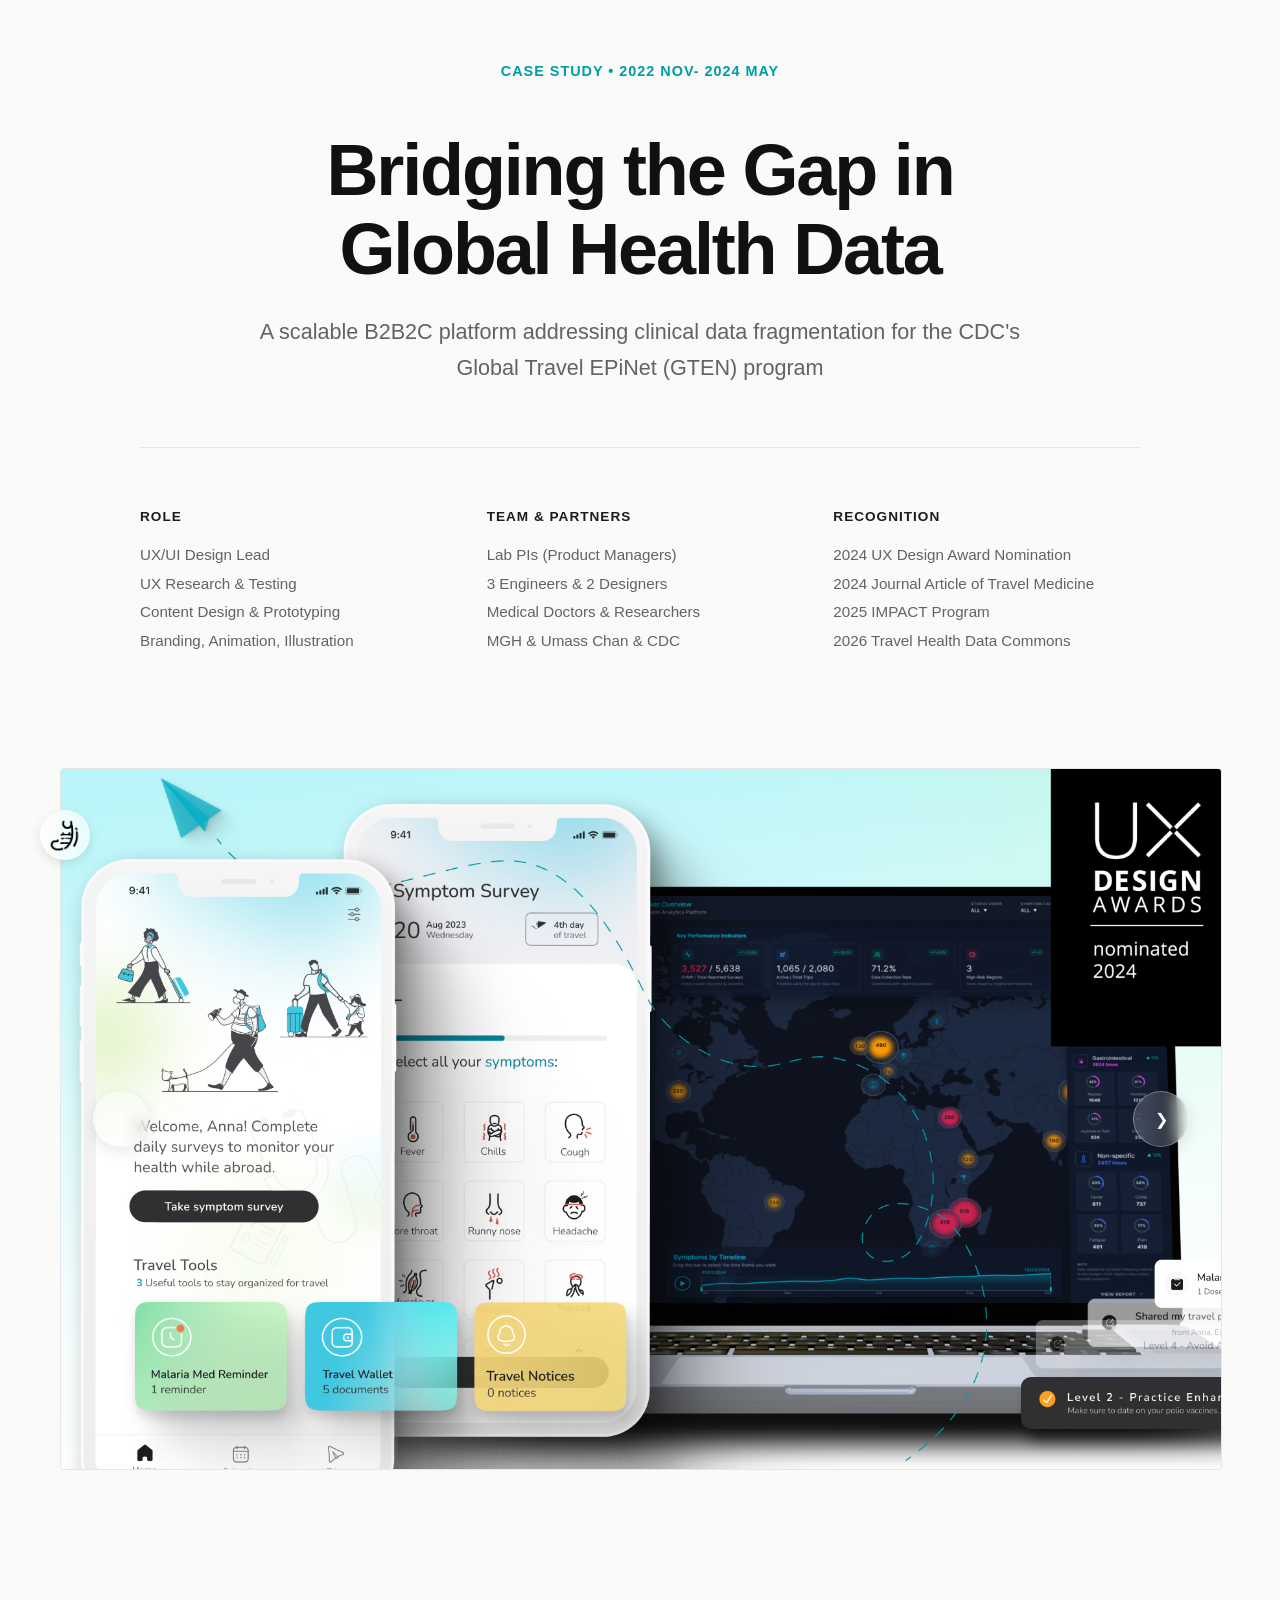
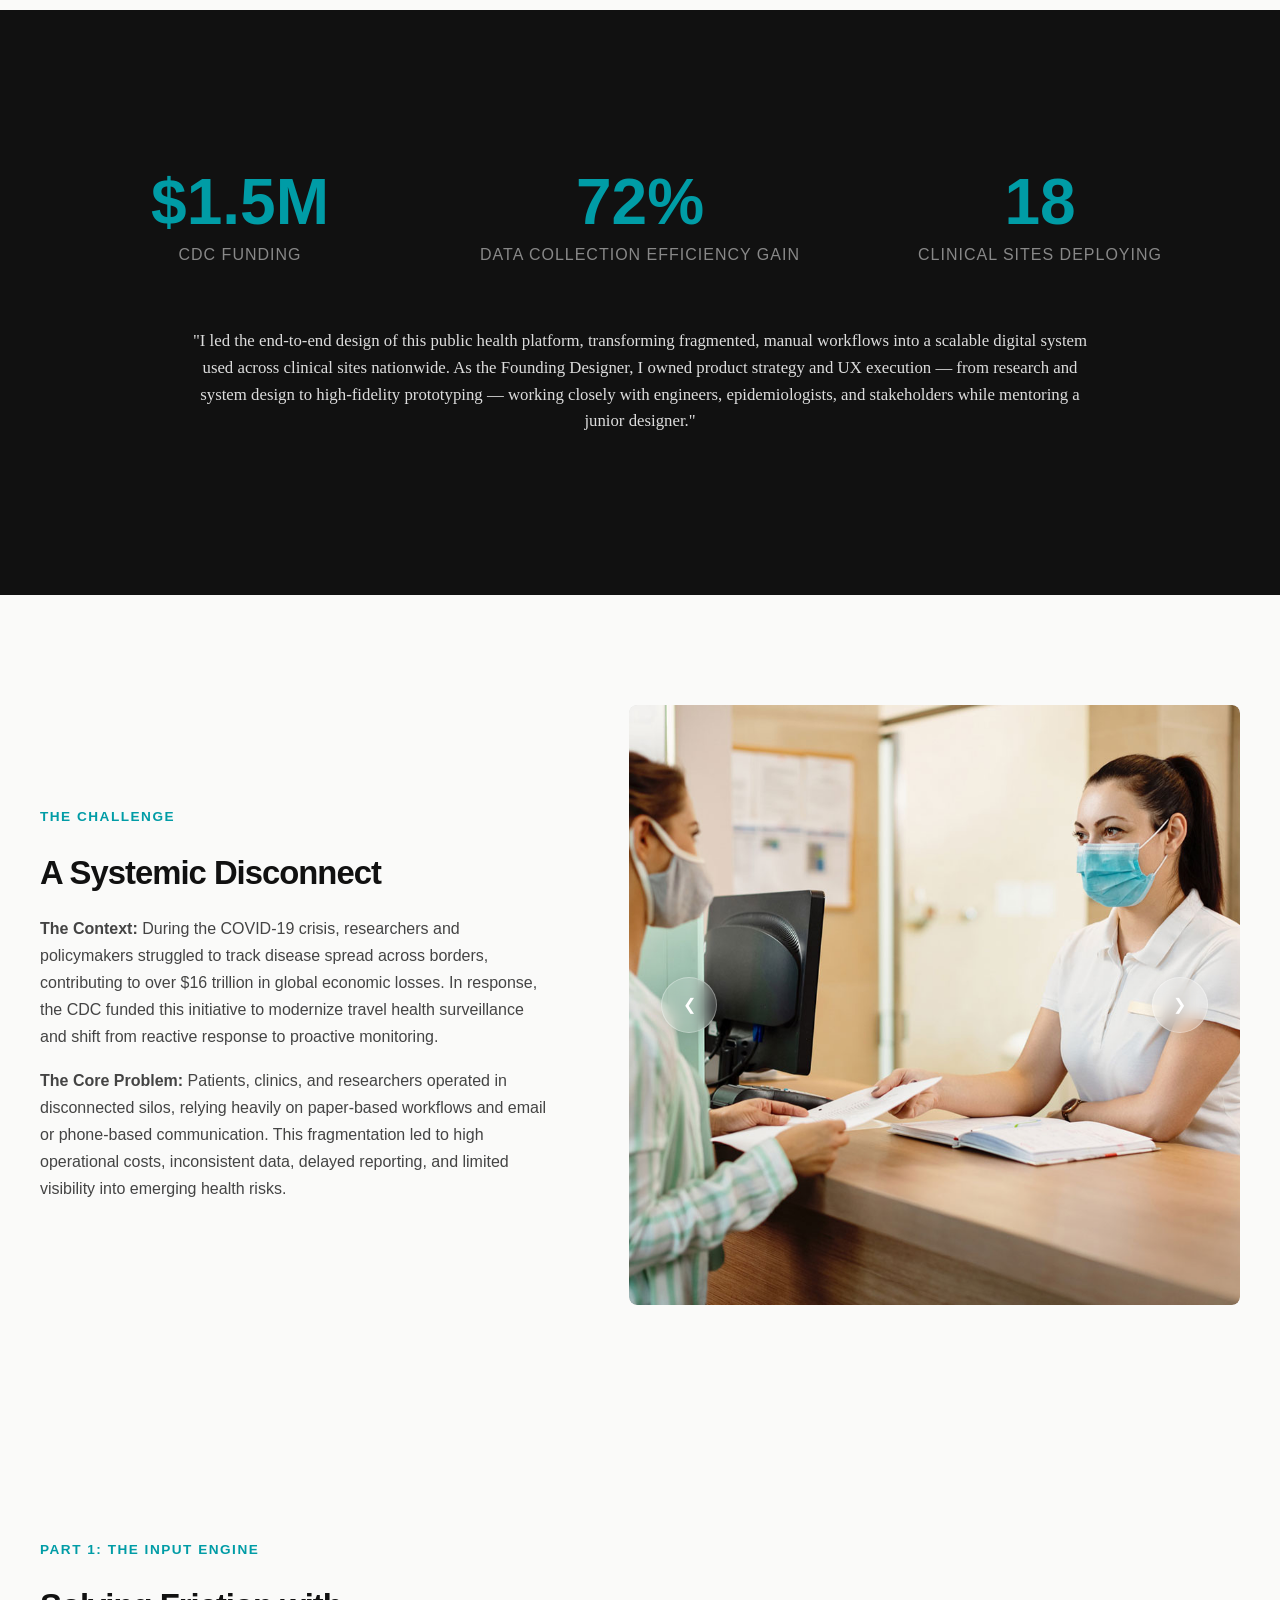
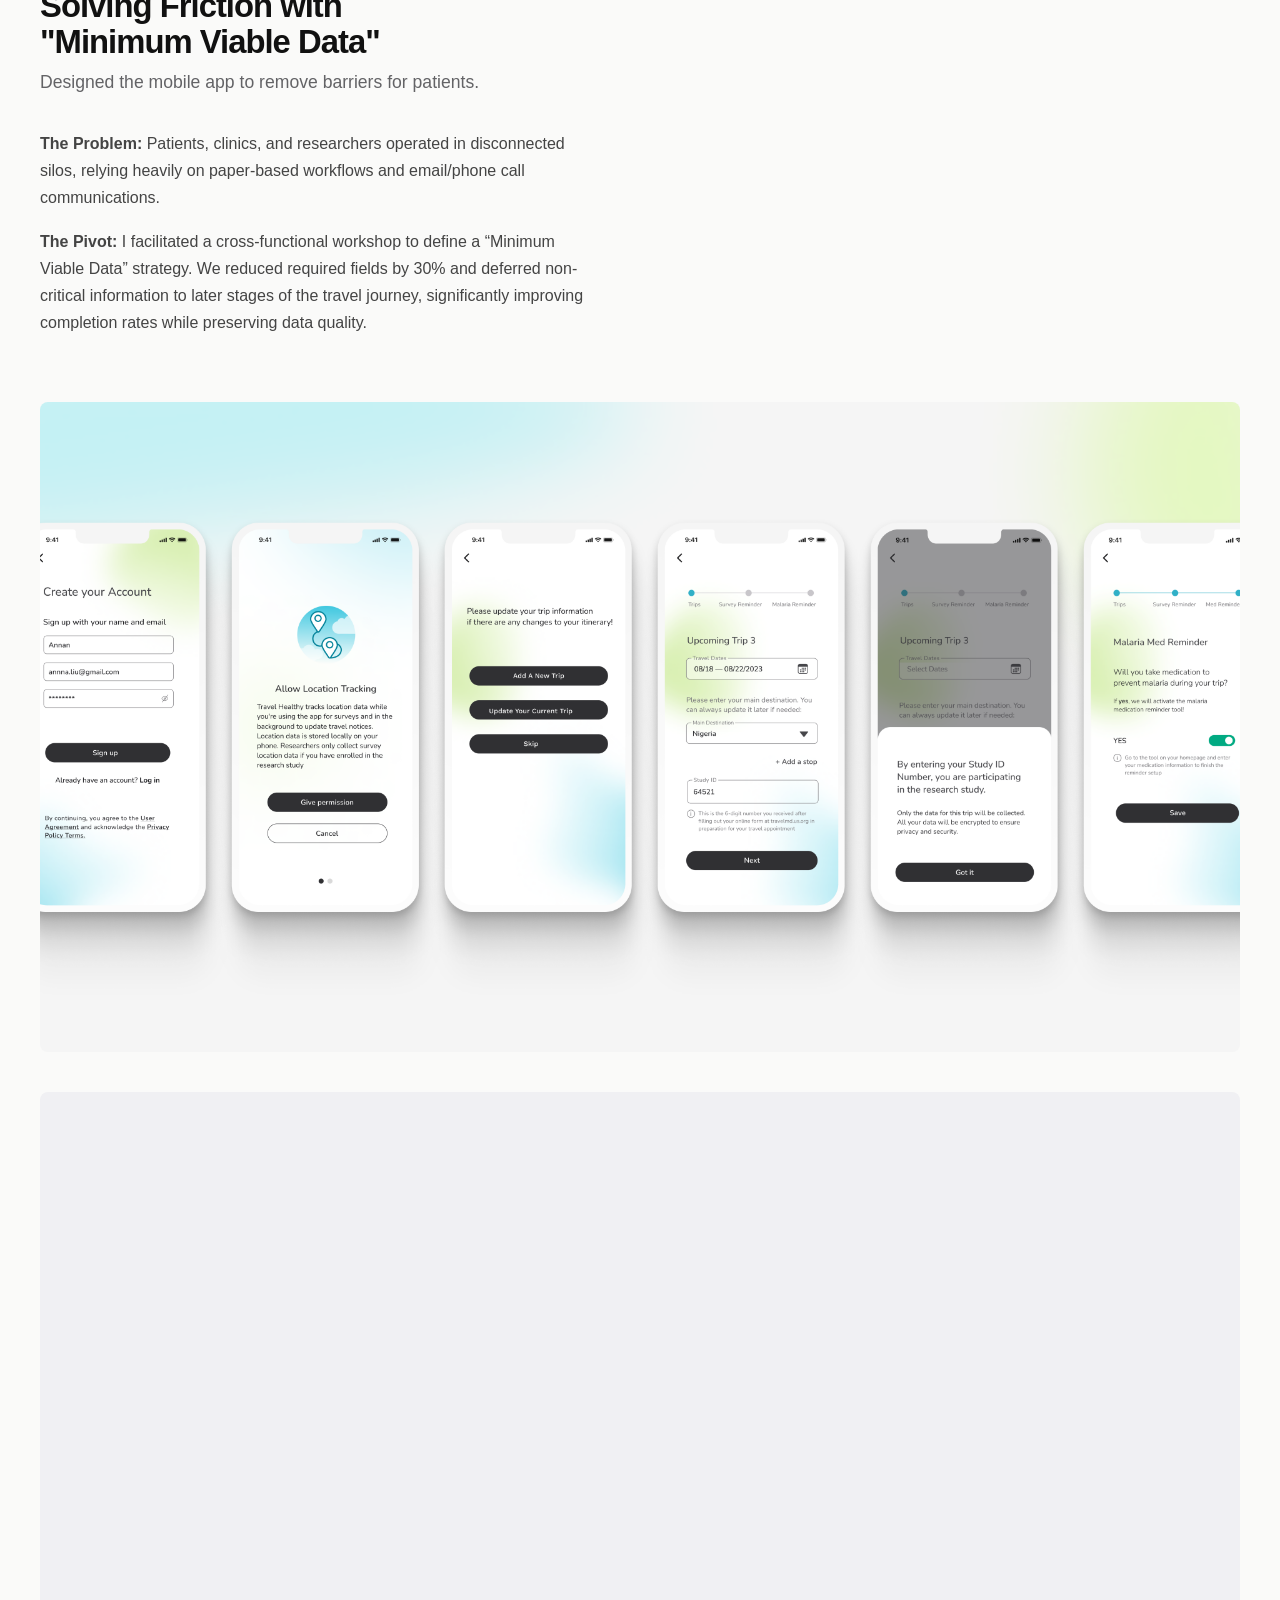
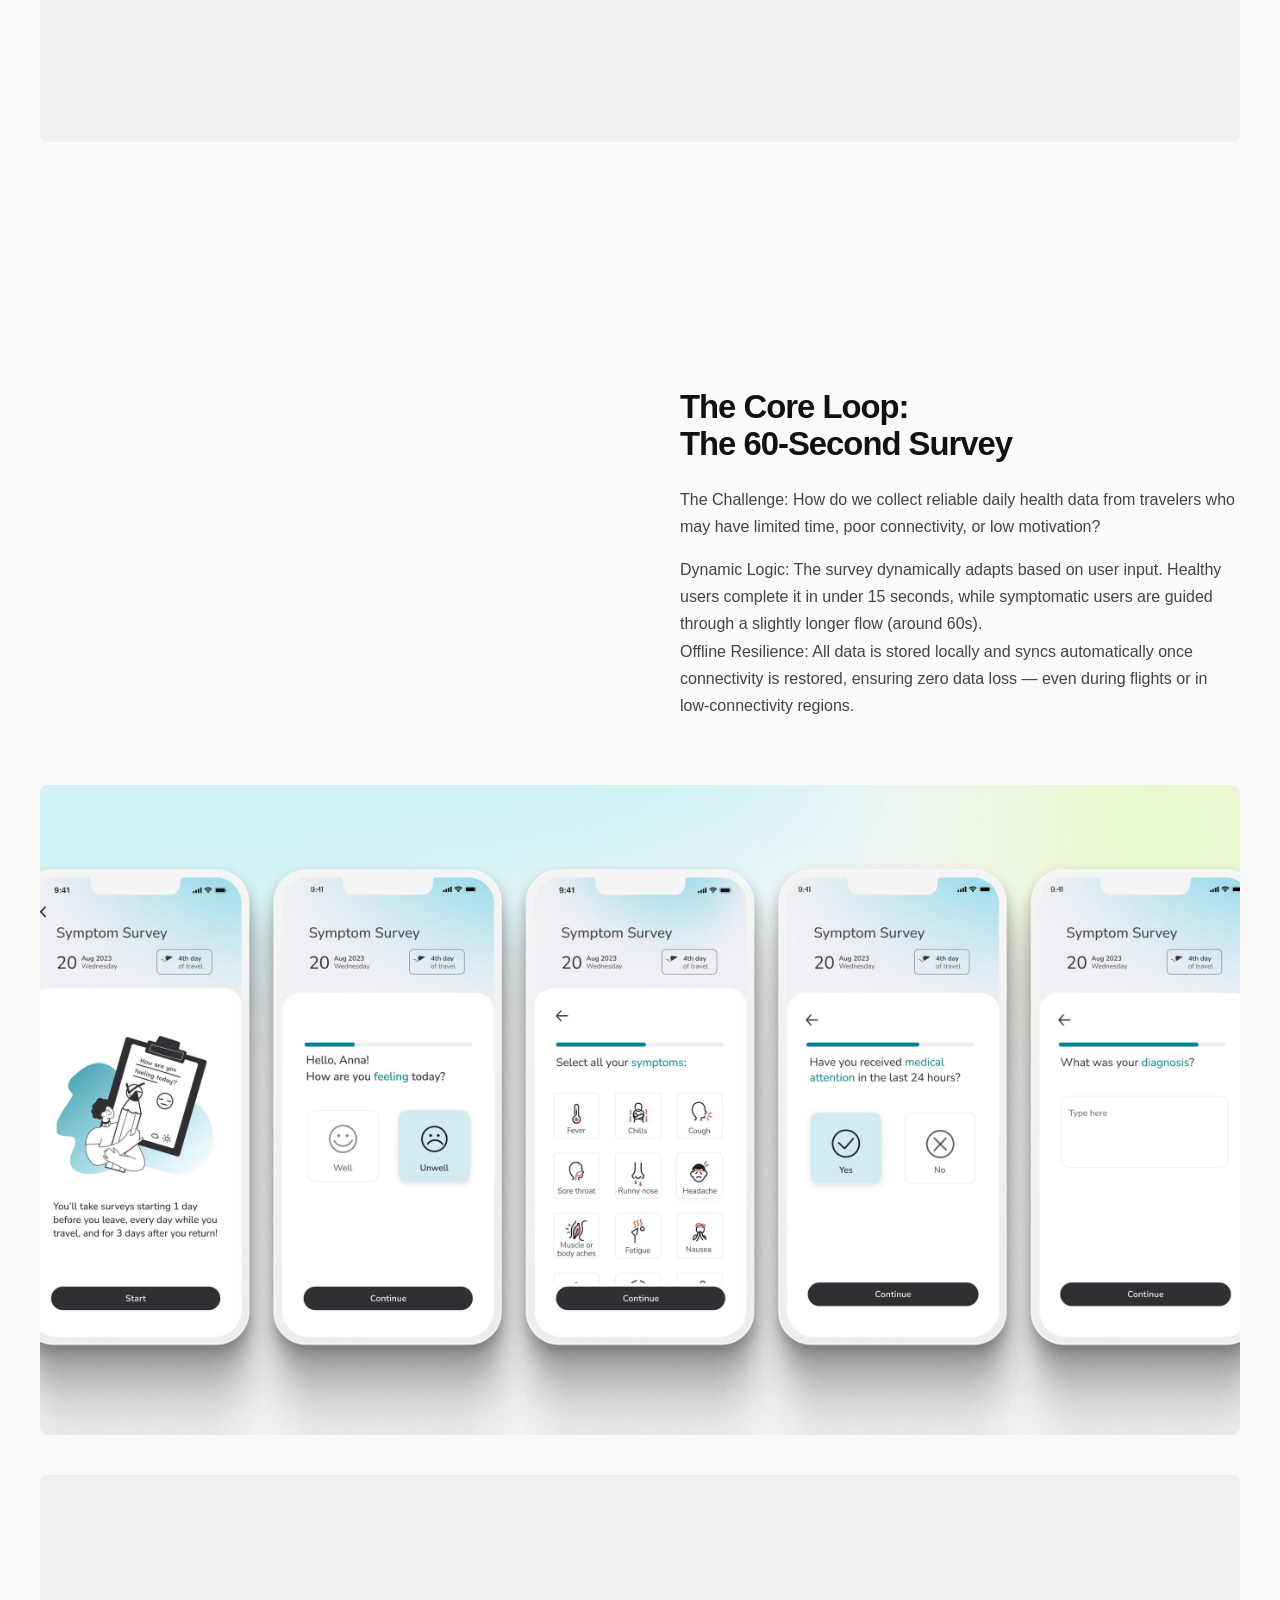
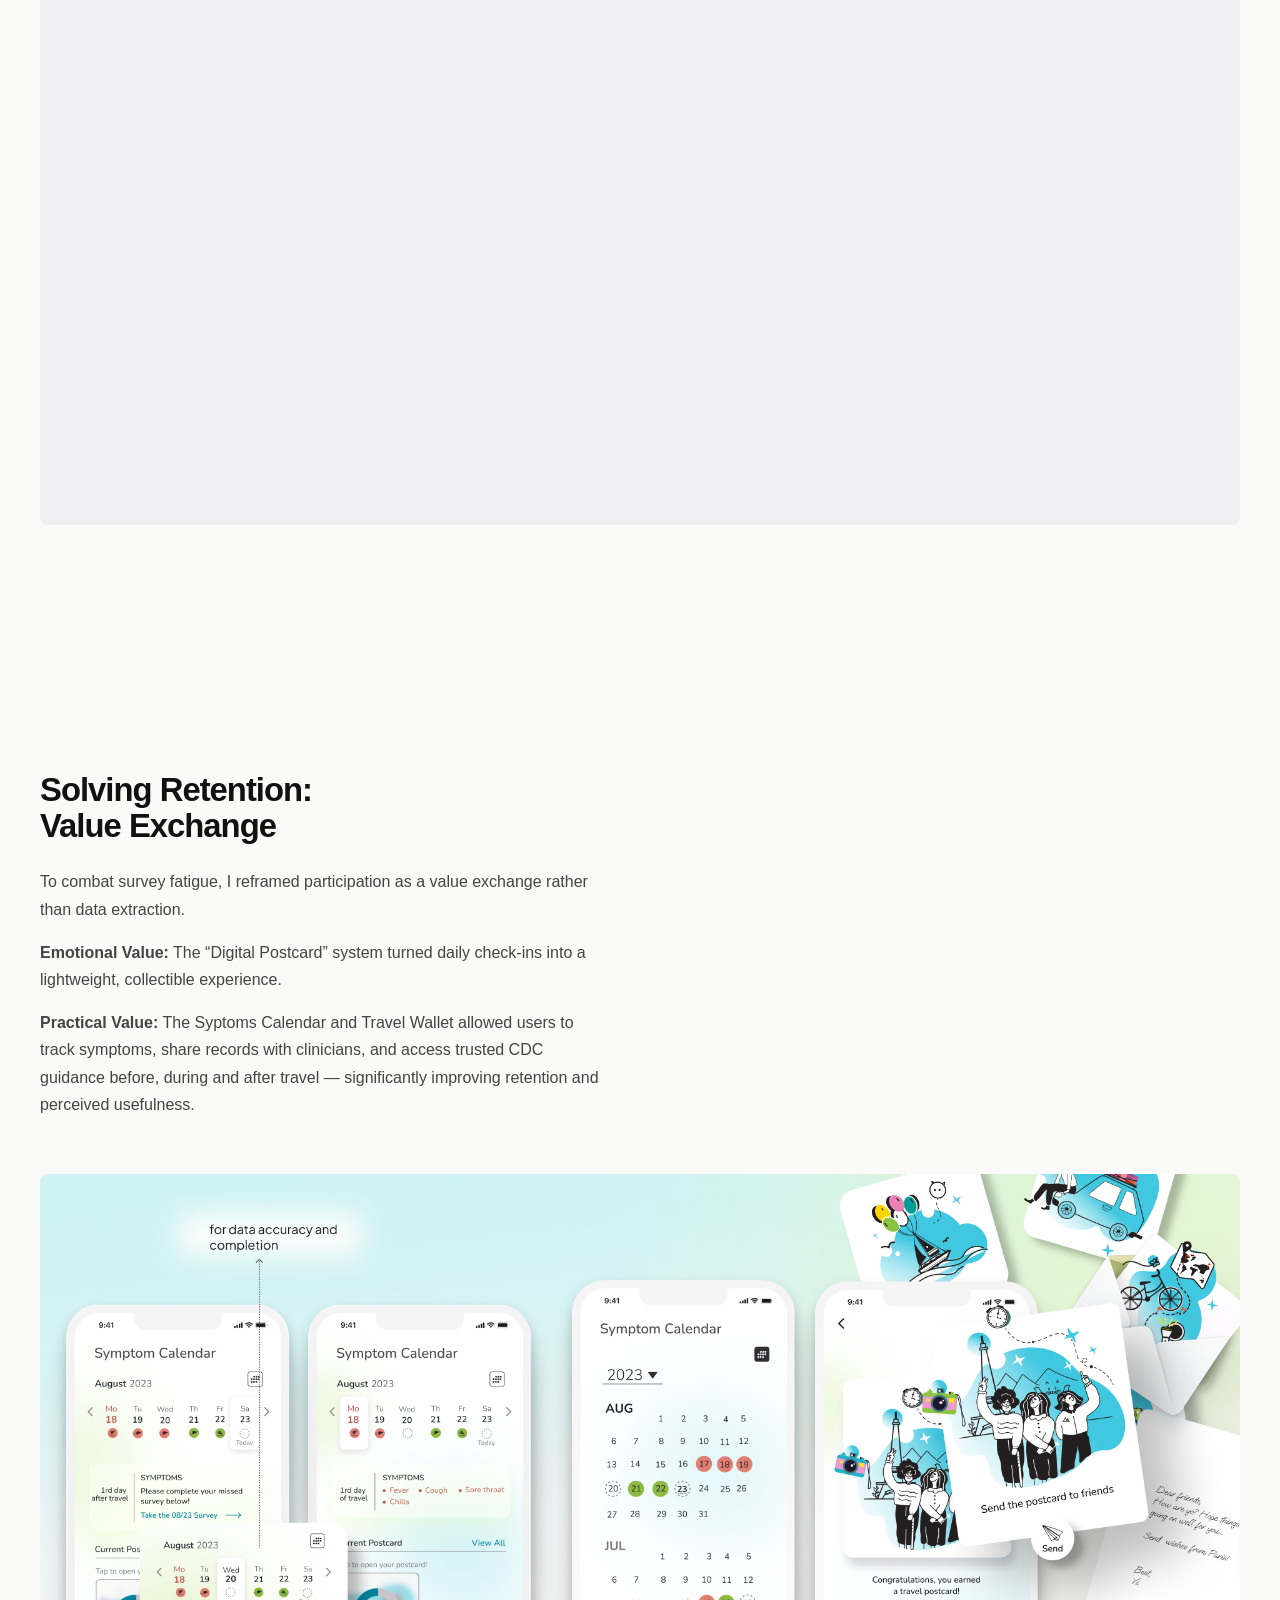
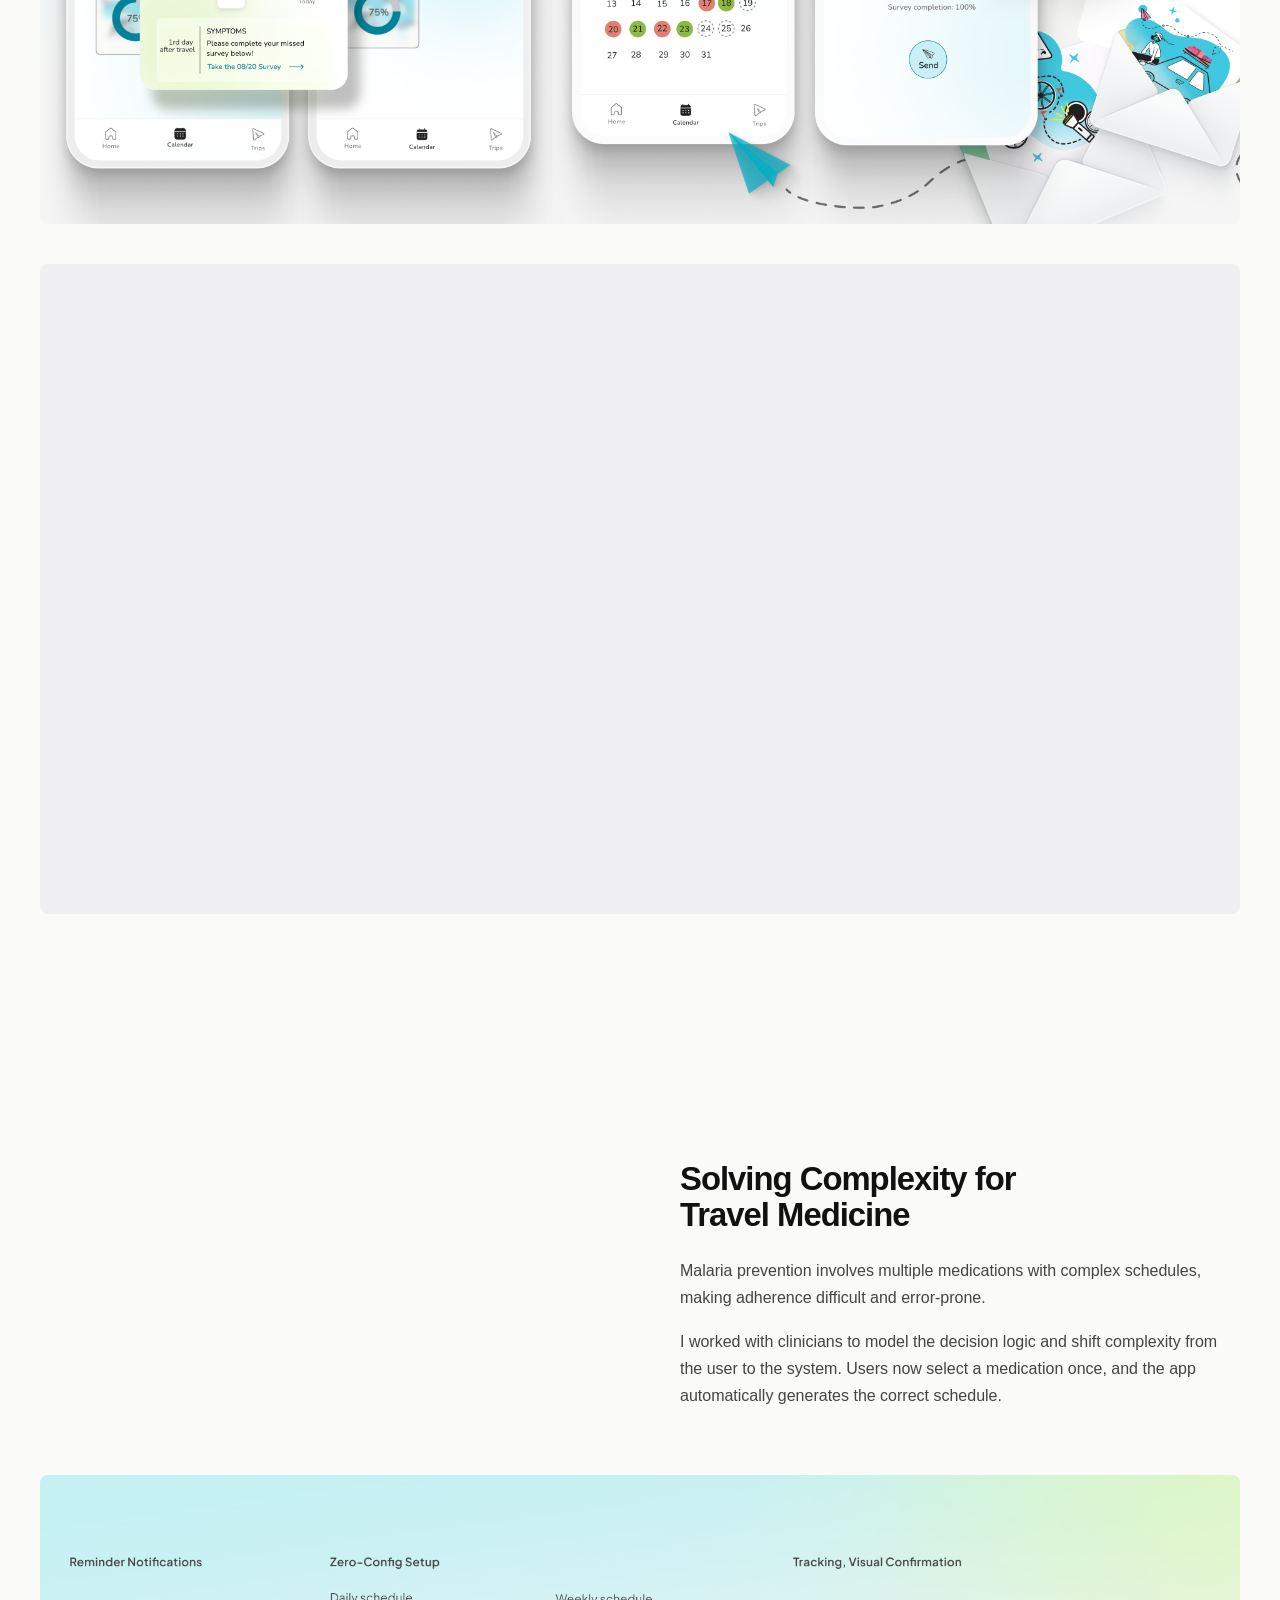
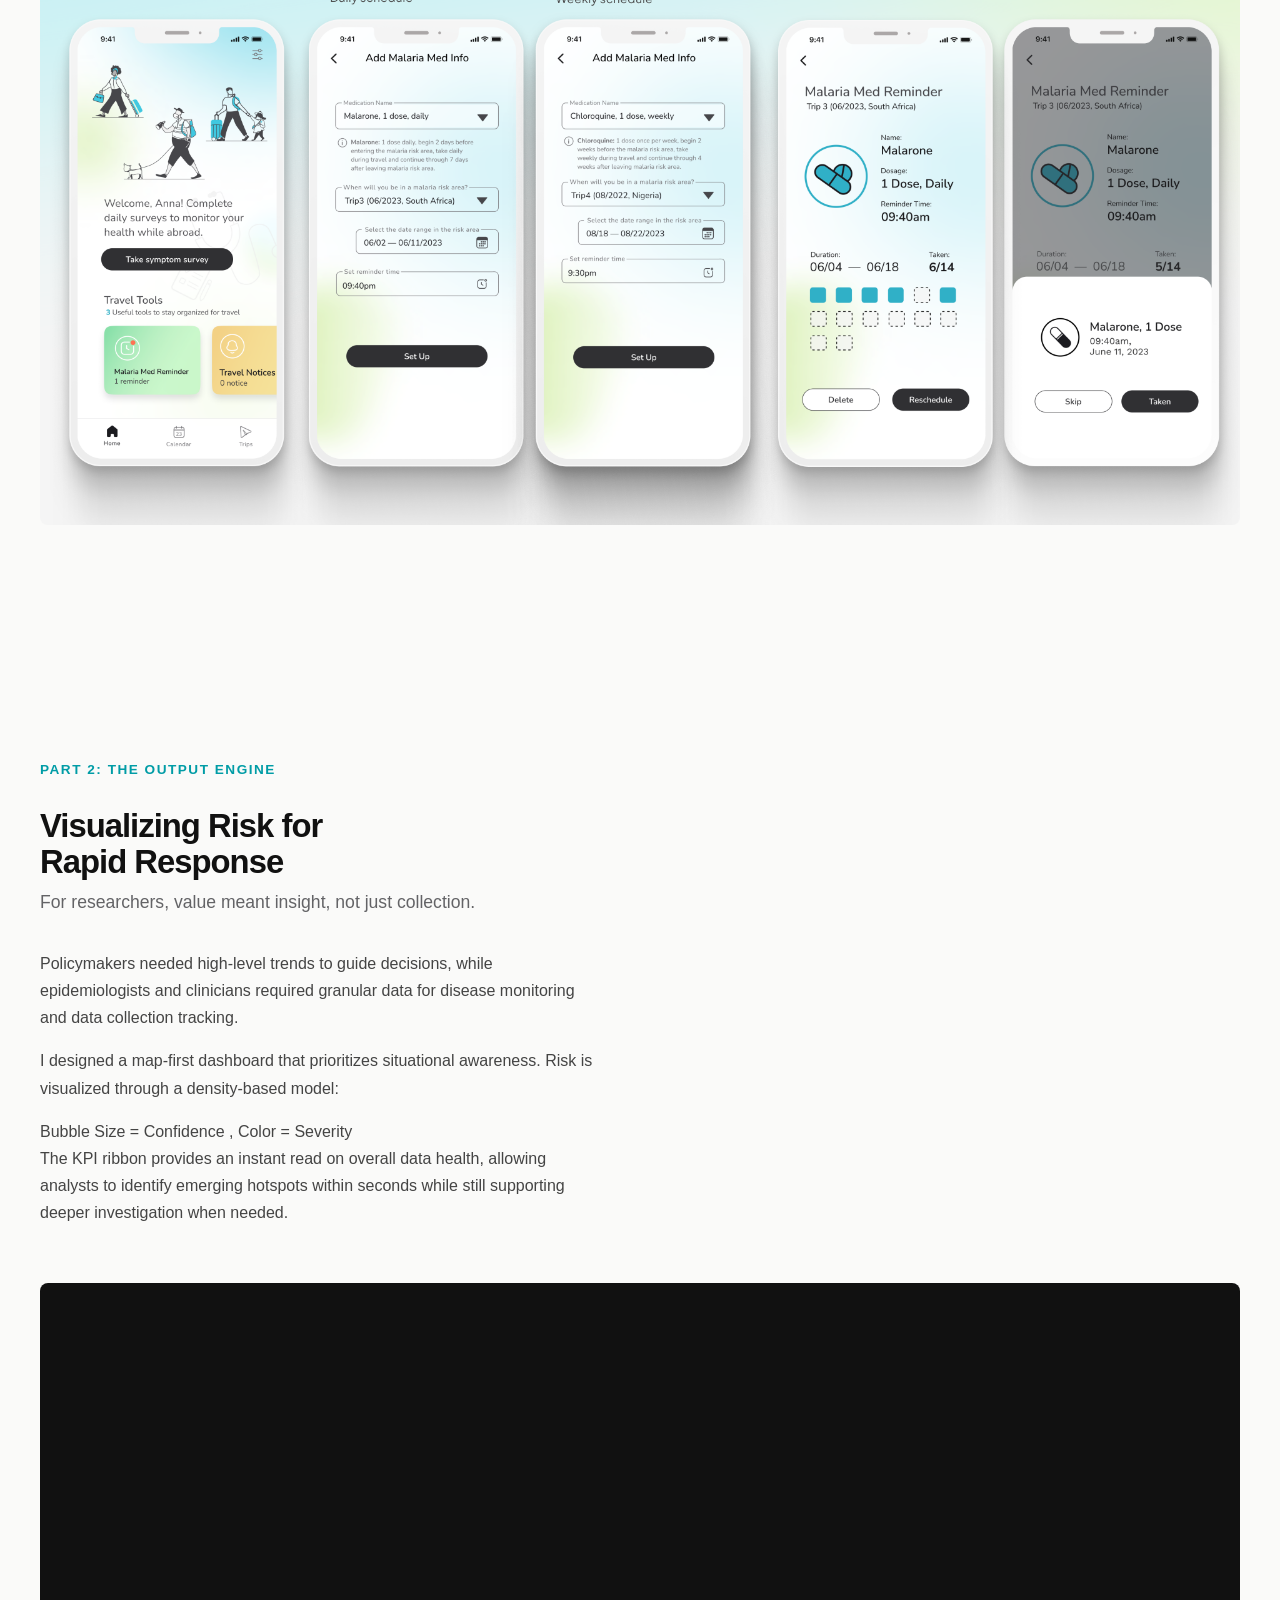
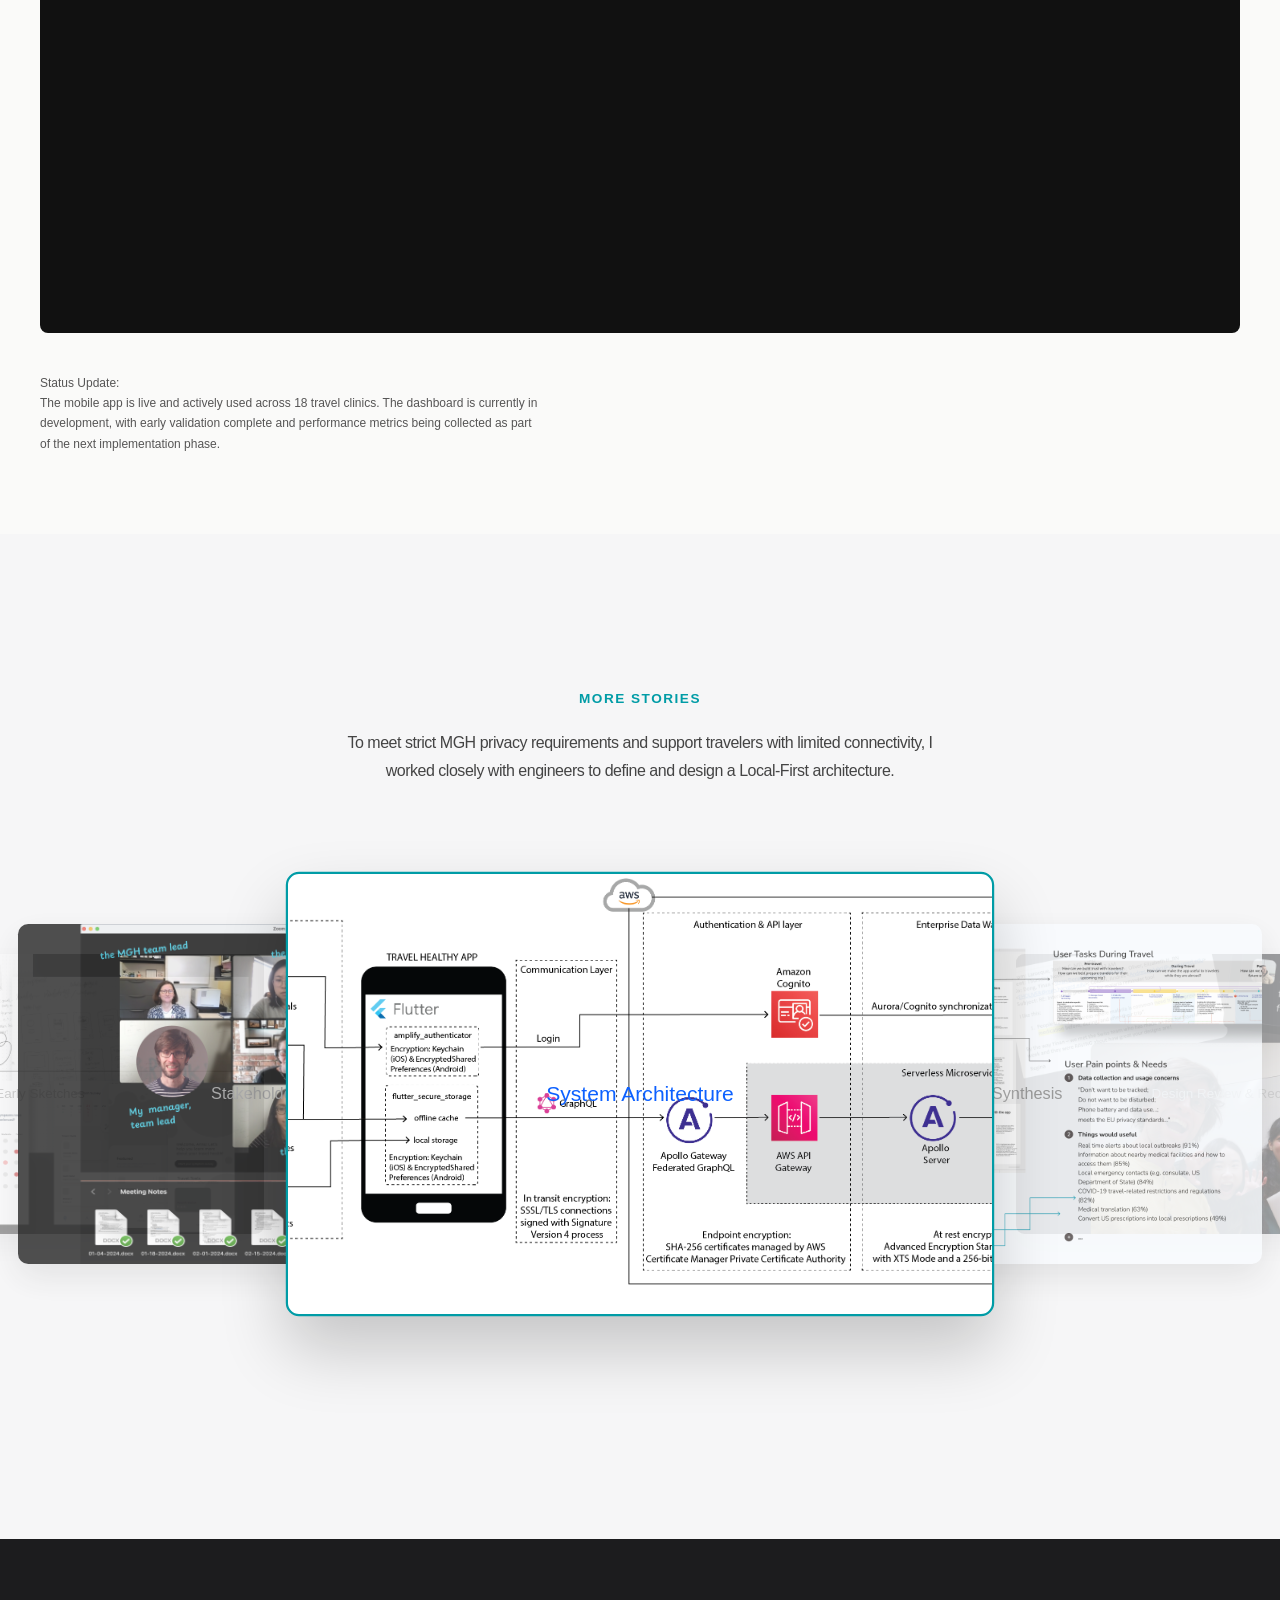
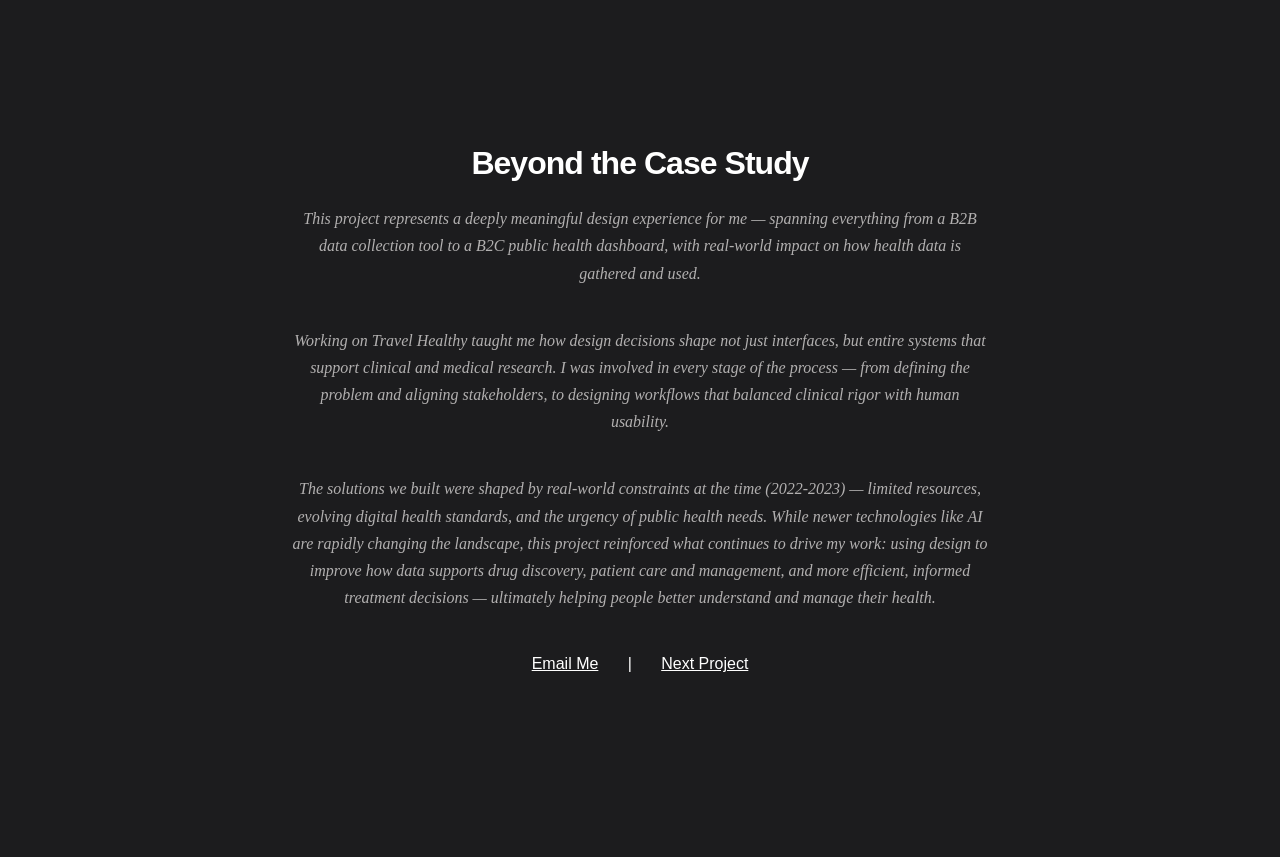
<file: index.html>
<!DOCTYPE html>
<html lang="en">
<head>
    <meta charset="UTF-8">
    <meta name="viewport" content="width=device-width, initial-scale=1.0">
    <title>Travel Healthy | Editorial Case Study</title>
    <link rel="stylesheet" href="styles.css">
</head>
<body id="top">

    <!-- FLOATING NAVIGATION BUTTONS -->
    <a href="https://yiviz.com/" class="float-btn float-home" title="Home">
        <img src="./img/yinan-logo.png" alt="Home" class="float-btn-icon">
    </a>
    <a href="#top" class="float-btn float-top" title="Back to Top">↑</a>

    <!-- ===== HERO SECTION ===== -->
    <header class="container">
        <span class="hero-label">Case Study • 2022 Nov- 2024 May</span>
        
        <h1>Bridging the Gap in<br>Global Health Data</h1>
        <p class="hero-sub">
            A scalable B2B2C platform addressing clinical data fragmentation for the CDC's <a href="https://gten.massgeneral.org/" class="hero-link"> Global Travel EPiNet (GTEN)</a> program
        </p>
        
        <!-- Meta Grid: Role, Team, Awards -->
        <div class="meta-grid">
            <div class="meta-column">
                <h4>ROLE</h4>
                <ul>
                    <li>UX/UI Design Lead</li>
                    <li>UX Research & Testing</li>
                    <li>Content Design & Prototyping</li>
                    <li>Branding, Animation, Illustration</li>
                </ul>
            </div>
            <div class="meta-column">
                <h4>Team & Partners</h4>
                <ul>
                    <li>Lab PIs (Product Managers)</li>
                    <li>3 Engineers & 2 Designers</li>
                    <li>Medical Doctors & Researchers</li>
                    <li>MGH & Umass Chan & CDC</li>
                </ul>
            </div>
            <div class="meta-column">
                <h4>RECOGNITION</h4>
                <ul>
                    <li><a href="https://ux-design-awards.com/winners/2024-2-travel-healthy" class="re-link">2024 UX Design Award Nomination</a></li>
                    <li><a href="https://academic.oup.com/jtm/article/31/1/taad089/7220498?login=false" class="re-link">2024 Journal Article of Travel Medicine</a></li>
                    <li><a href="https://www.linkedin.com/pulse/future-travel-health-personalized-ai-driven-lets-build-andres-colubri-jatse/?trackingId=0X%2BZHOQGTVKIifghs6c1ig%3D%3D" class="re-link">2025 IMPACT Program</a></li>
                    <li><a href="https://travelhealthdatacommons.org/" class="re-link">2026 Travel Health Data Commons</a></li>
                </ul>
            </div>
        </div>

        <!-- Hero Carousel -->
        <div class="hero-carousel-wrapper">
            <div class="carousel-container" id="hero-carousel">
                <button class="nav-arrow prev" onclick="moveCarousel('hero-carousel', -1)">&#10094;</button>
                <div class="carousel-slide active" style="background-image: url('./img/hero-1-composite.png');"></div>
                <div class="carousel-slide" style="background-image: url('./img/hero-2-mgh.png');"></div>
                <div class="carousel-slide" style="background-image: url('./img/hero-3.png');"></div>
                <button class="nav-arrow next" onclick="moveCarousel('hero-carousel', 1)">&#10095;</button>
            </div>
        </div>
    </header>

    <!-- ===== IMPACT SECTION ===== -->
    <section class="impact-section">
        <div class="container">
            <div class="impact-stats">
                <div class="stat-item">
                    <strong>$1.5M</strong>
                    <span>CDC Funding</span>
                </div>
                <div class="stat-item">
                    <strong>72%</strong>
                    <span>Data Collection Efficiency Gain</span>
                </div>
                <div class="stat-item">
                    <strong>18</strong>
                    <span>Clinical Sites Deploying</span>
                </div>
            </div>
            
            <div class="impact-overview">
                <p>
                    "I led the end-to-end design of this public health platform, transforming fragmented, manual workflows into a scalable digital system used across clinical sites nationwide.
                     As the Founding Designer, 
                     I owned product strategy and UX execution — from research and system design to high-fidelity prototyping — working closely with engineers, epidemiologists, and stakeholders while mentoring a junior designer."
                </p>
            </div>
        </div>
    </section>

    <!-- ===== SECTION 1: THE PROBLEM ===== -->
    <section class="content-section container">
        <div class="side-by-side-grid">
            <div>
                <h3>THE CHALLENGE</h3>
                <h2>A Systemic Disconnect</h2>
                <p>
                    <strong>The Context:</strong> During the COVID-19 crisis, researchers and policymakers struggled to track disease spread across borders, 
                    contributing to over $16 trillion in global economic losses. In response, the CDC funded this initiative to modernize travel health surveillance and shift from reactive response to proactive monitoring.
                </p>
                <p>
                    <strong>The Core Problem:</strong> Patients, clinics, and researchers operated in disconnected silos, relying heavily on paper-based workflows and email or phone-based communication.
                    This fragmentation led to high operational costs, inconsistent data, delayed reporting, and limited visibility into emerging health risks.
                </p>
            </div>
            
            <div class="side-image-container">
                <div class="carousel-container" id="carousel-1">
                    <button class="nav-arrow prev" onclick="moveCarousel('carousel-1', -1)">&#10094;</button>
                    <div class="carousel-slide active" style="background-image: url('./img/problem-1-paper-forms.png');"></div>
                    <div class="carousel-slide" style="background-image: url('./img/problem-2-siloed-teams.png');"></div>
                    <div class="carousel-slide" style="background-image: url('./img/systemdiagram.png');"></div>
                    <button class="nav-arrow next" onclick="moveCarousel('carousel-1', 1)">&#10095;</button>
                </div>
            </div>
        </div>
    </section>

    <!-- ===== SECTION 2: MINIMUM VIABLE DATA ===== -->
    <section class="content-section container">
        <div class="grid-2-col">
            <div class="col-left">
                <h3>Part 1: The Input Engine</h3>
                <h2>Solving Friction with<br>"Minimum Viable Data"</h2>
                <p class="section-subtitle">Designed the mobile app to remove barriers for patients.</p>
                
                <p>
                    <strong>The Problem:</strong> Patients, clinics, and researchers operated in disconnected silos, relying heavily on paper-based workflows and email/phone call communications.
                </p>
                <p>
                    <strong>The Pivot:</strong> I facilitated a cross-functional workshop to define a “Minimum Viable Data” strategy. We reduced required fields by 30% and deferred non-critical information to later stages of the travel journey, significantly improving completion rates while preserving data quality.

                </p>
            </div>
        </div>

        <div class="full-span-image" style="height: 650px;">
            <div style="background-image: url('./img/Onboarding-2.png'); width: 100%; height: 100%; background-size: cover; background-position: center;"></div>
        </div>
        <div class="full-span-image" style="margin-top: 40px; height: 650px">
            <video width="100%" height="100%" preload="metadata" autoplay muted loop style="border-radius: 8px; display: block;">
                <source src="./img/onboarding.mp4" type="video/mp4">
                <img src="./img/Onboarding.jpg" alt="Travel Health Demo" style="width: 100%; height: 100%; object-fit: cover; border-radius: 8px;">
            </video>
        </div>
       
    </section>

    <!-- ===== SECTION 3: THE CORE LOOP ===== -->
    <section class="content-section container">
        <div class="grid-2-col">
            <div class="col-right">
                <h2>The Core Loop:<br>The 60-Second Survey</h2>
                <p>
                    The Challenge: How do we collect reliable daily health data from travelers who may have limited time, poor connectivity, or low motivation?
                </p>
                <p>
                    Dynamic Logic: The survey dynamically adapts based on user input. Healthy users complete it in under 15 seconds, while symptomatic users are guided through a slightly longer flow (around 60s).
                </br>Offline Resilience: All data is stored locally and syncs automatically once connectivity is restored, ensuring zero data loss — even during flights or in low-connectivity regions.
            </p>
            </div>
        </div>

        <div class="full-span-image" style="background: #F0F4F8;">
            <div style="background-image: url('./img/survey-1.jpg'); width: 100%; height: 100%; background-size: cover; background-position: center;"></div>
        </div>
        <div class="full-span-image" style="margin-top: 40px; height: 650px">
            <video width="100%" height="100%" preload="metadata" autoplay muted loop style="border-radius: 8px; display: block;">
                <source src="./img/TH-Survey.mp4" type="video/mp4">
                <img src="./img/survey-1.jpg" alt="Travel Health Demo" style="width: 100%; height: 100%; object-fit: cover; border-radius: 8px;">
            </video>
        </div>
    </section>

    <!-- ===== SECTION 4: VALUE EXCHANGE ===== -->
    <section class="content-section container">
        <div class="grid-2-col">
            <div class="col-left">
                <h2>Solving Retention:<br>Value Exchange</h2>
                <p>
                    To combat survey fatigue, I reframed participation as a value exchange rather than data extraction.
                </p>
                
                <div>
                    <p><strong>Emotional Value:</strong> The “Digital Postcard” system turned daily check-ins into a lightweight, collectible experience.</p>
                    <p><strong>Practical Value:</strong> 
                        The Syptoms Calendar and Travel Wallet allowed users to track symptoms, share records with clinicians, and access trusted CDC guidance before, during and after travel
                        — significantly improving retention and perceived usefulness.</p>
                </div>
            </div>
        </div>

        <div class="full-span-image" style="margin-top: 40px; height: 650px;">
            <div style="background-image: url('./img/Rewards.png'); width: 100%; height: 100%; background-size: cover; background-position: center;"></div>
        </div>

        <!-- Video Section -->
        <div class="full-span-image" style="margin-top: 40px; height: 650px;">
            <video width="100%" height="100%" preload="metadata" autoplay muted loop style="border-radius: 8px; display: block;">
                <source src="./img/Rewards2.mp4" type="video/mp4">
                <img src="./img/Rewards2Cover.png" alt="Travel Health Demo" style="width: 100%; height: 100%; object-fit: cover; border-radius: 8px;">
            </video>
        </div>
    </section>

    <!-- ===== SECTION 5: AUTOMATING LOGIC ===== -->
    <section class="content-section container">
        <div class="grid-2-col">
            <div class="col-right">
                <h2>Solving Complexity for <br>Travel Medicine </h2>
                <p>
                    Malaria prevention involves multiple medications with complex schedules, making adherence difficult and error-prone.
                </p>
                <p>
                    I worked with clinicians to model the decision logic and shift complexity from the user to the system. Users now select a medication once, and the app automatically generates the correct schedule.
                </p>
            </div>
        </div>
        
        <div class="full-span-image" style="background: #E8F5E9;">
            <div style="background-image: url('./img/Malaria.png'); width: 100%; height: 100%; background-size: cover; background-position: center;"></div>
        </div>
    </section>

    <!-- ===== SECTION 6: RISK VISUALIZATION ===== -->
    <section class="content-section container last-item">
        <div class="grid-2-col">
            <div class="col-left">
                <h3>Part 2: The Output Engine</h3>
                <h2>Visualizing Risk for<br>Rapid Response</h2>
                <p class="section-subtitle">For researchers, value meant insight, not just collection.</p>
                <p>
                    Policymakers needed high-level trends to guide decisions, while epidemiologists and clinicians required granular data for disease monitoring and data collection tracking.
                </p>
                <p>I designed a map-first dashboard that prioritizes situational awareness. Risk is visualized through a density-based model:</p>
                <p>
                   Bubble Size = Confidence , Color = Severity </br> 
                   The KPI ribbon provides an instant read on overall data health, allowing analysts to identify emerging hotspots within seconds while still supporting deeper investigation when needed.
                </p>
            </div>
        </div>
        <div class="full-span-image" style="margin-top: 40px; height: 650px; background: #111;">
            <video width="100%" height="100%" preload="metadata" autoplay muted loop style="border-radius: 8px; display: block;">
                <source src="./img/TH-Dashboard.mp4" type="video/mp4">
                <img src="./img/DashboardCover.png" alt="Travel Health Demo" style="width: 100%; height: 100%; object-fit: cover; border-radius: 8px;">
            </video>
        </div>
        <div class="status-update" style="margin-top: 40px; margin-bottom: 80px; width: 500px;">
        <p style="font-size: 0.75rem; color: #565555;">Status Update: </br>
            The mobile app is live and actively used across 18 travel clinics. The dashboard is currently in development, with early validation complete and performance metrics being collected as part of the next implementation phase.
        </p>
       </div> 
    </section>

    <!-- ===== MORE STORIES SECTION ===== -->
    <section class="stories-section">
        <div class="container">
            <h3>More Stories</h3>
            
            <div class="story-text-display">
                <p id="story-desc" class="sans">To meet strict MGH privacy requirements and support travelers with limited connectivity, I worked closely with engineers to define and design a Local-First architecture.</p>
            </div>

            <div class="stories-stage" id="stories-stage">
                <!-- Cards generated by JavaScript -->
            </div>
        </div>
    </section>
    
    <!-- ===== FOOTER ===== -->
    <footer class="footer-note">
        <div class="container">
            <h2>Beyond the Case Study</h2>
            <p>
                This project represents a deeply meaningful design experience for me — spanning everything from a B2B data collection tool 
                to a B2C public health dashboard, with real-world impact on how health data is gathered and used.
            </p>
            <p>
                Working on Travel Healthy taught me how design decisions shape not just interfaces, 
                but entire systems that support clinical and medical research. I was involved in every stage of the process — from defining the problem and aligning stakeholders, to designing workflows that balanced clinical rigor with human usability.
            </p>    
            <p>
                The solutions we built were shaped by real-world constraints at the time (2022-2023) — limited resources, evolving digital health standards, 
                and the urgency of public health needs. While newer technologies like AI are rapidly changing the landscape, this project reinforced what continues to drive my work: using design to improve how data supports drug discovery, 
                patient care and management, and more efficient, informed treatment decisions — ultimately helping people better understand and manage their health.
            </p>
            <a href="#">Email Me</a> &nbsp;&nbsp;|&nbsp;&nbsp; <a href="https://yiviz.com/oo-admin-tool">Next Project</a>
        </div>
    </footer>

    <!-- External Script -->
    <script src="script.js"></script>

</body>
</html>
</file>
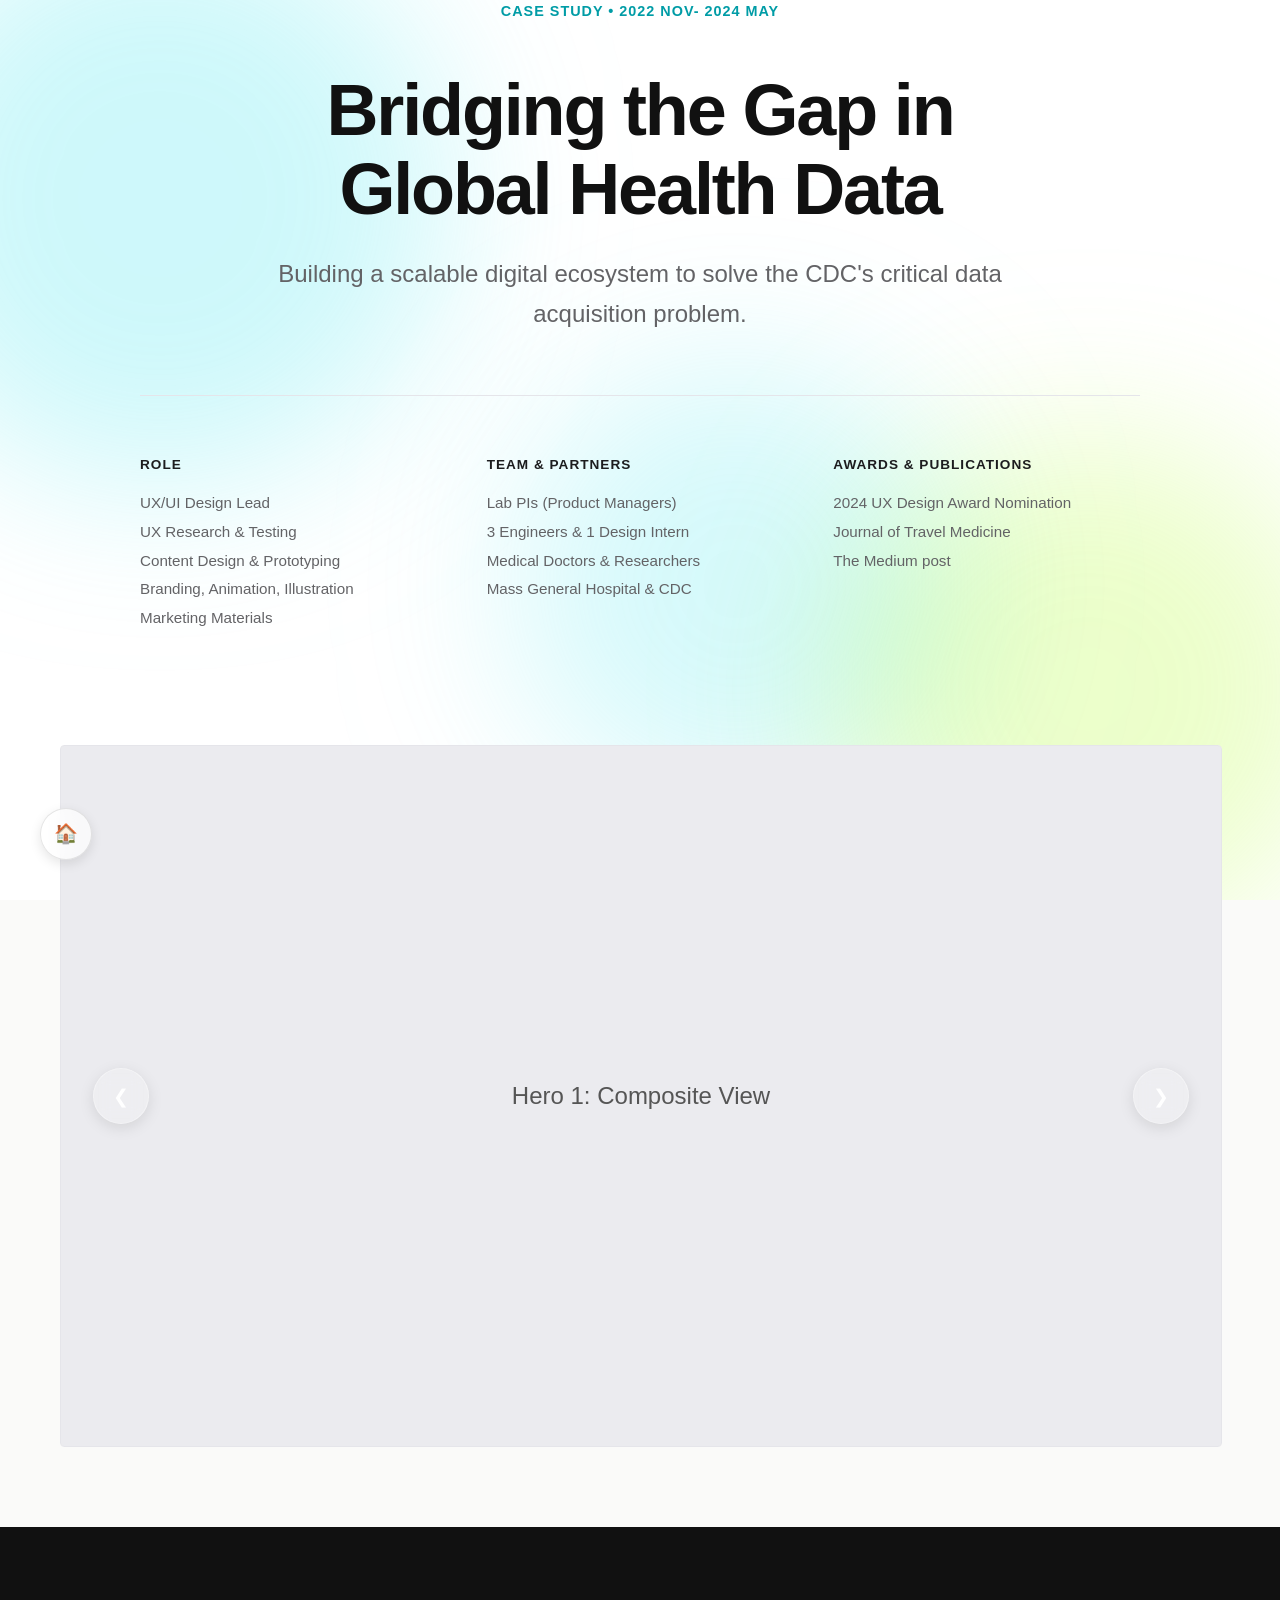
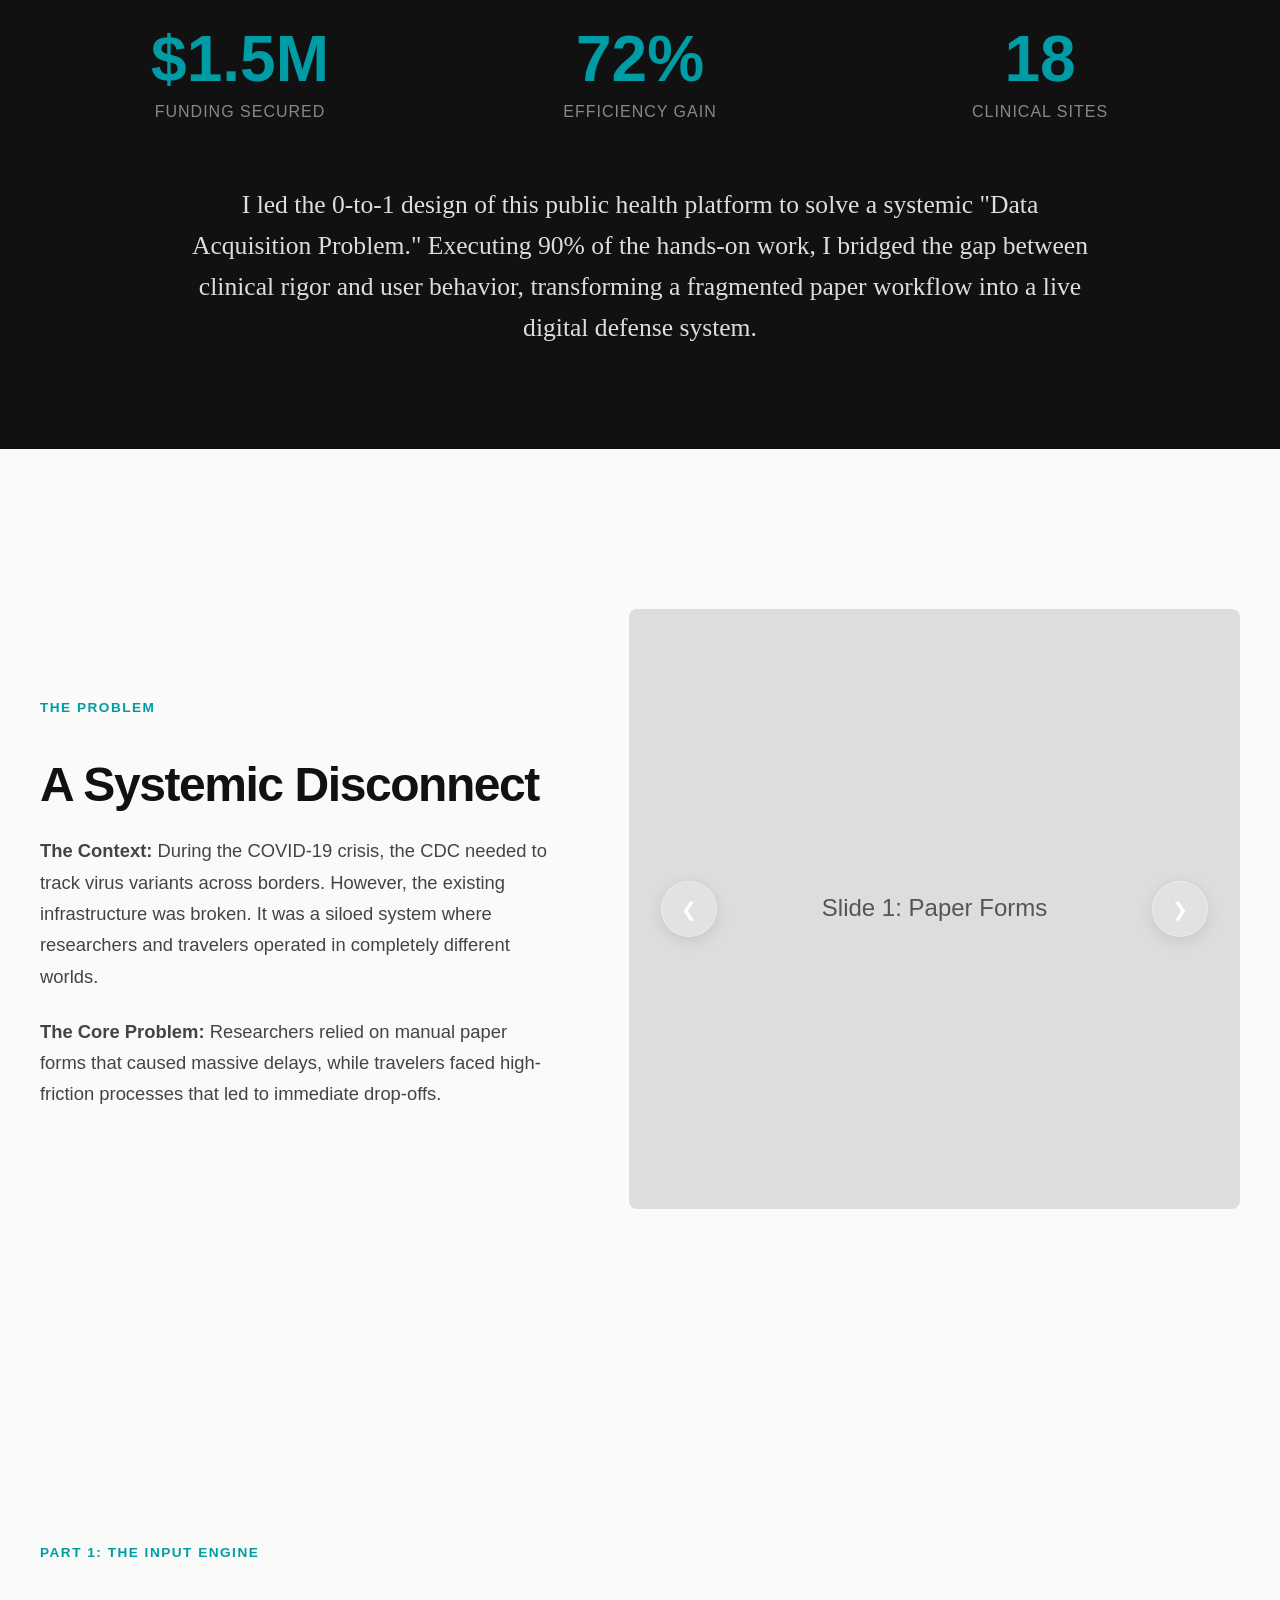
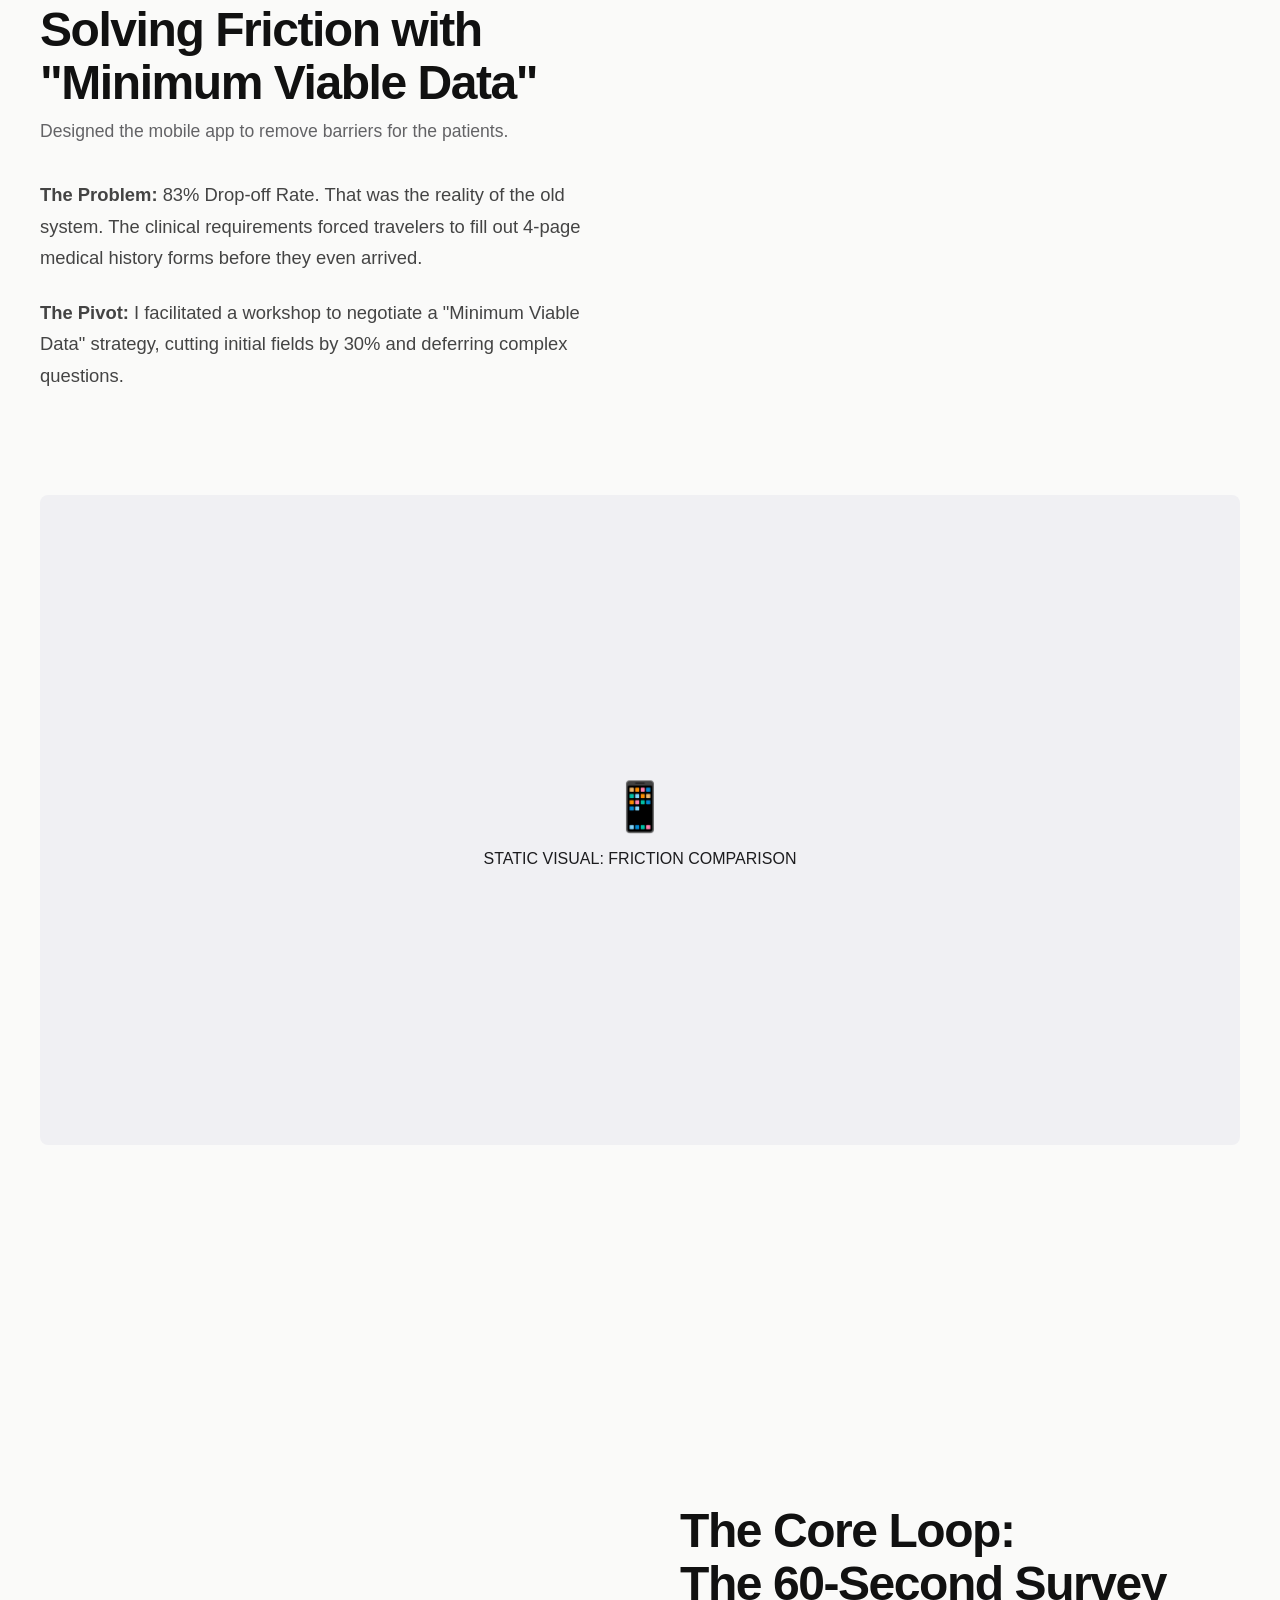
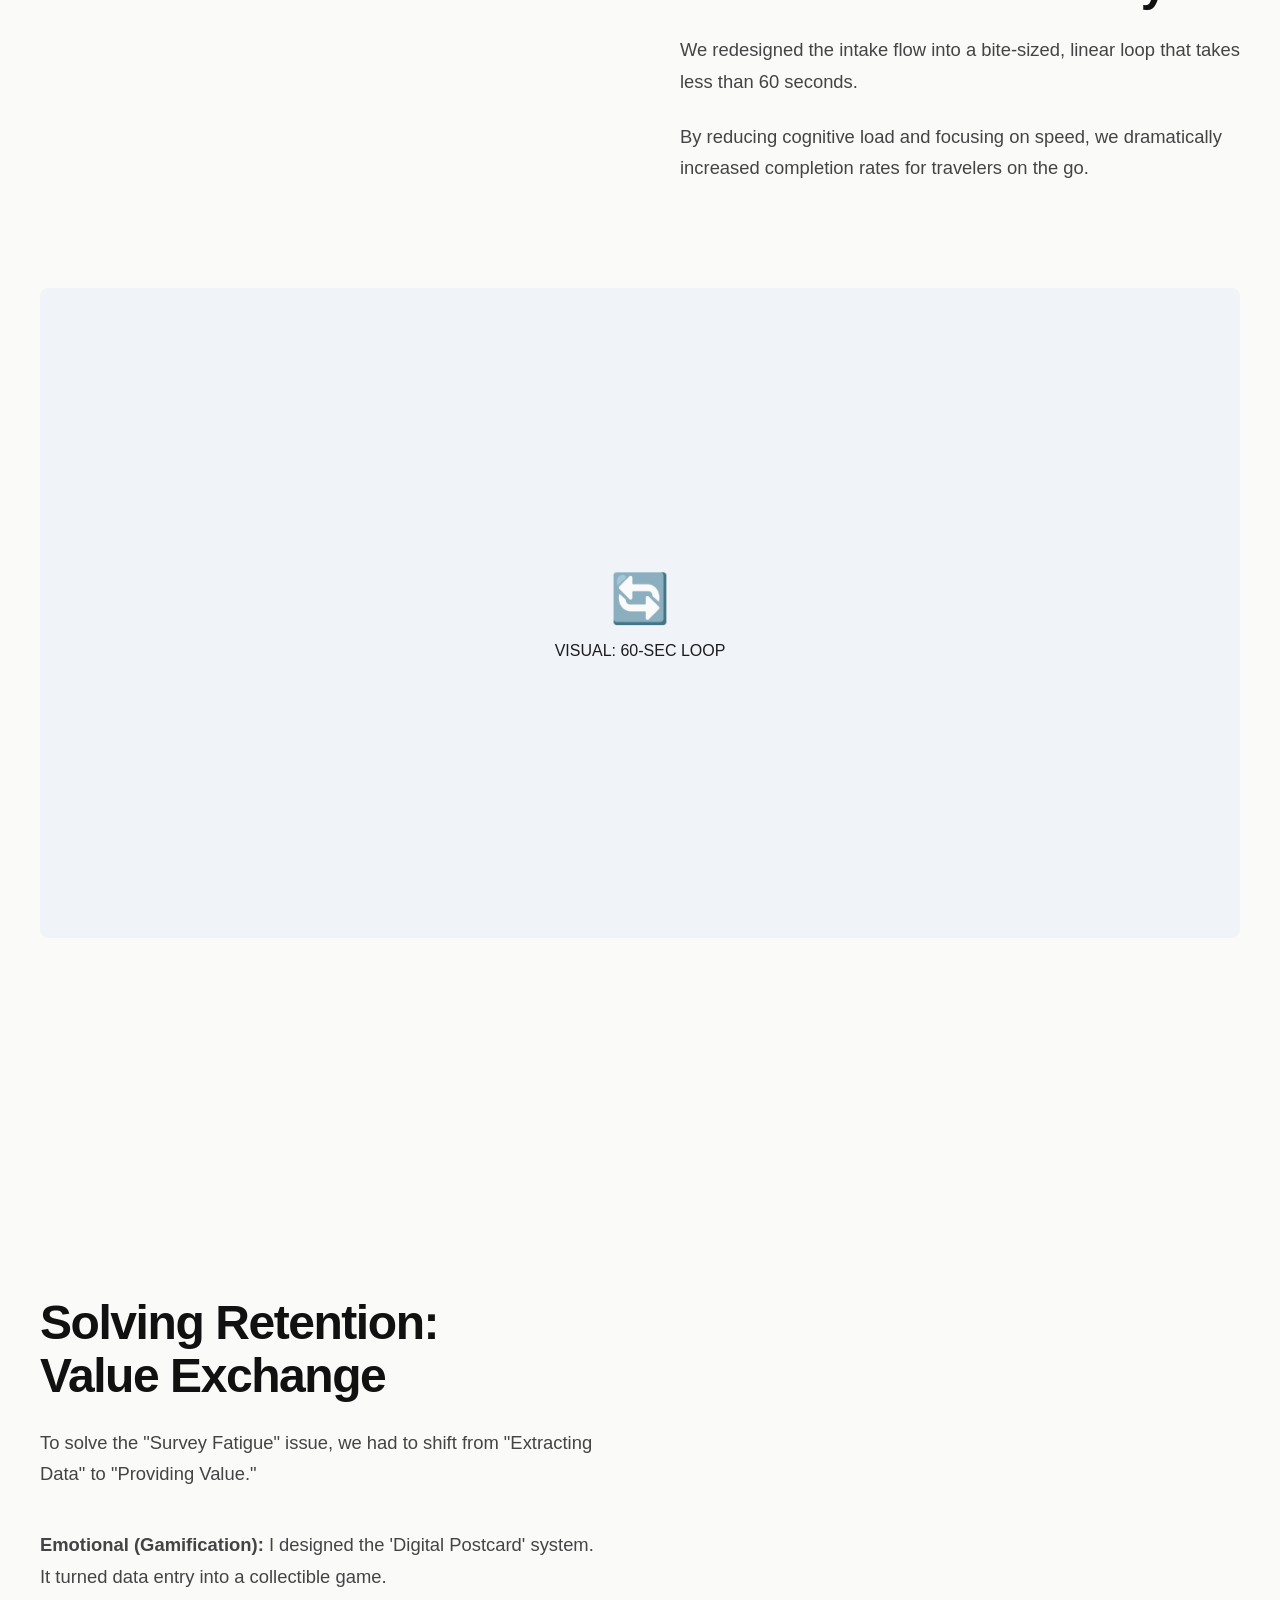
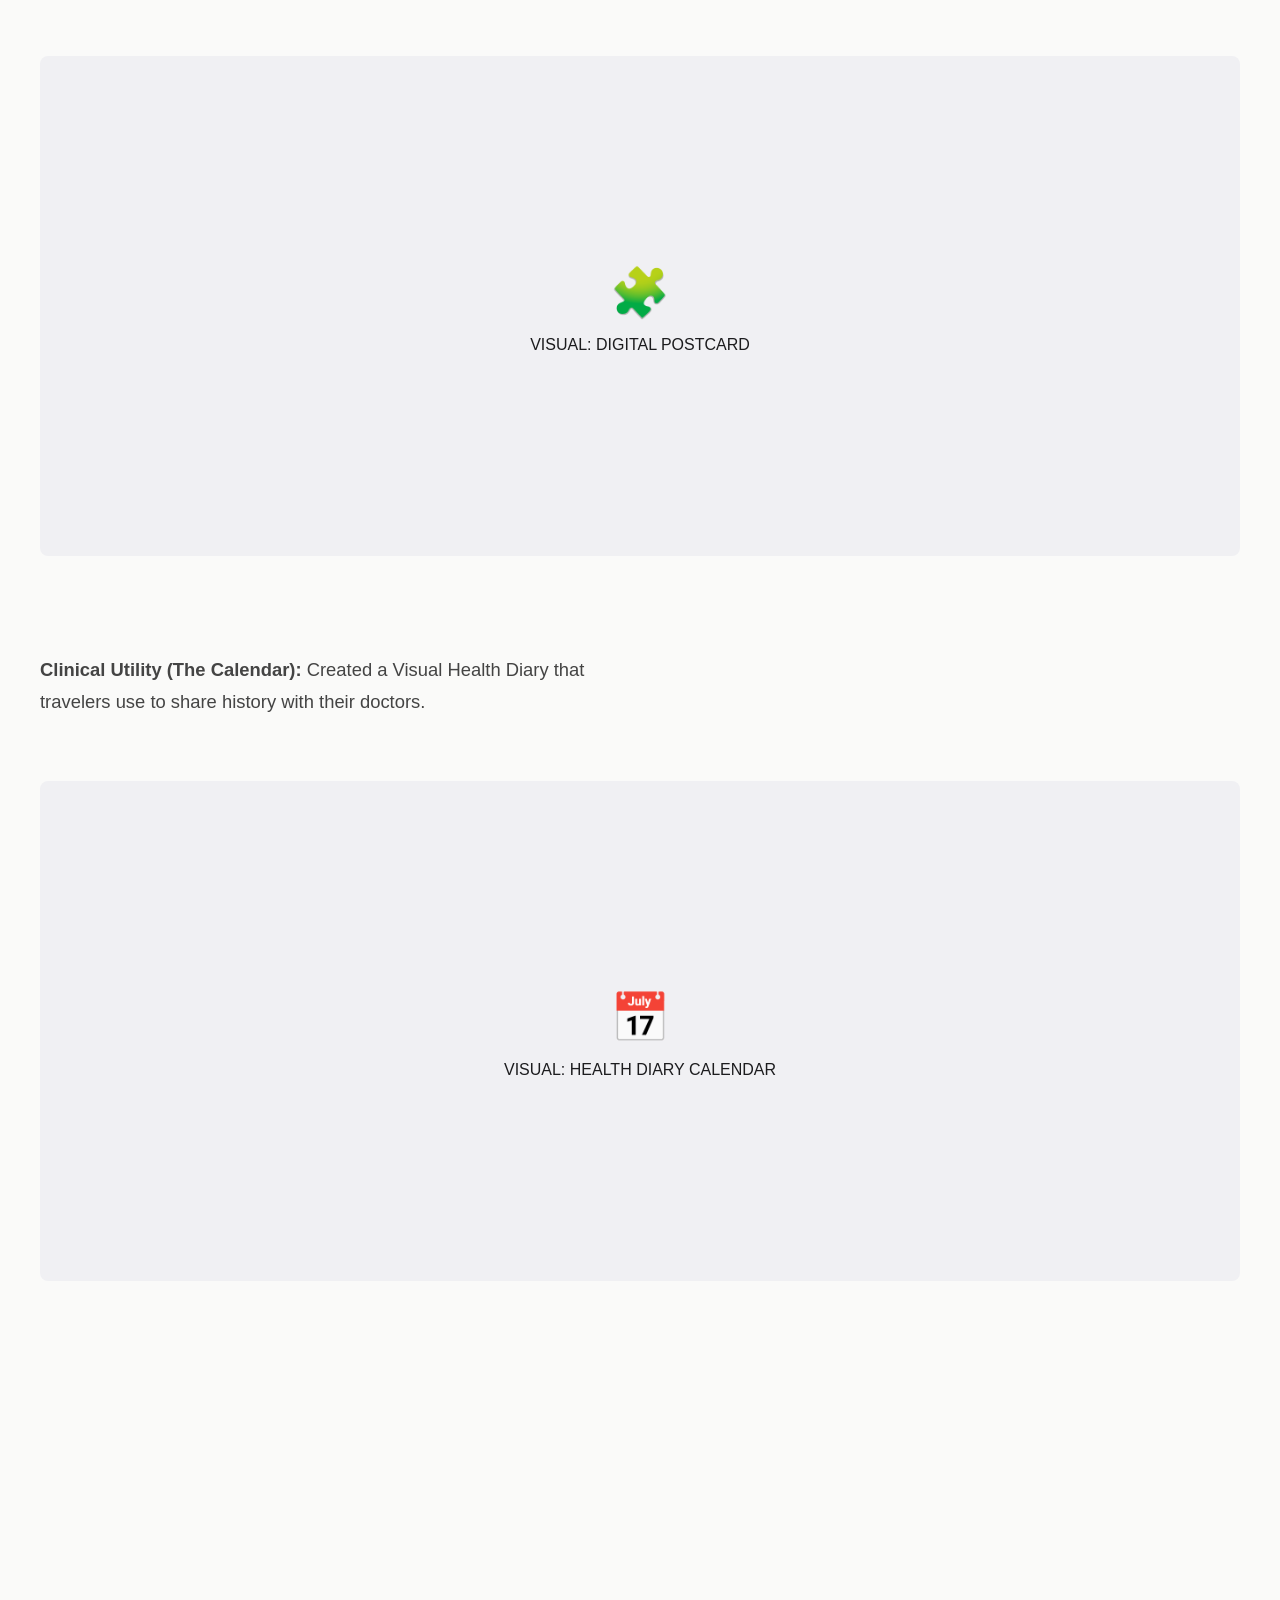
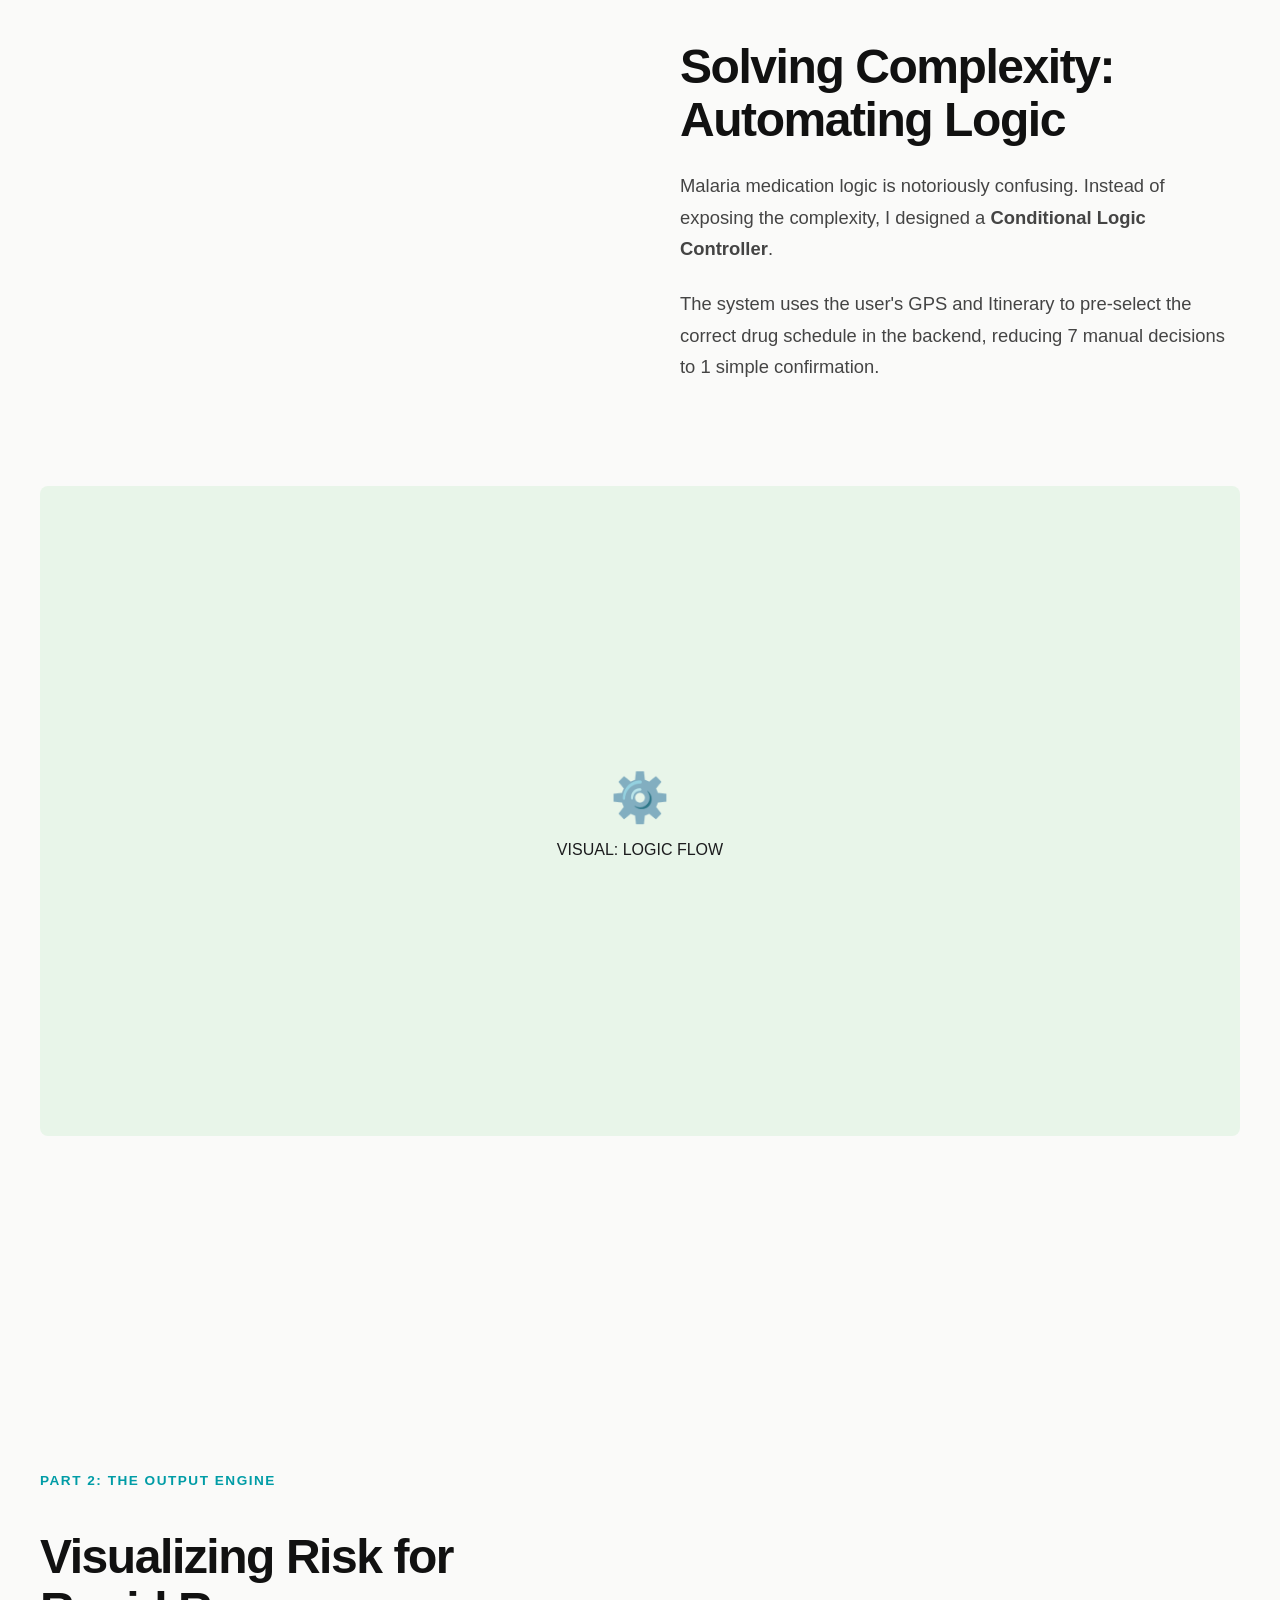
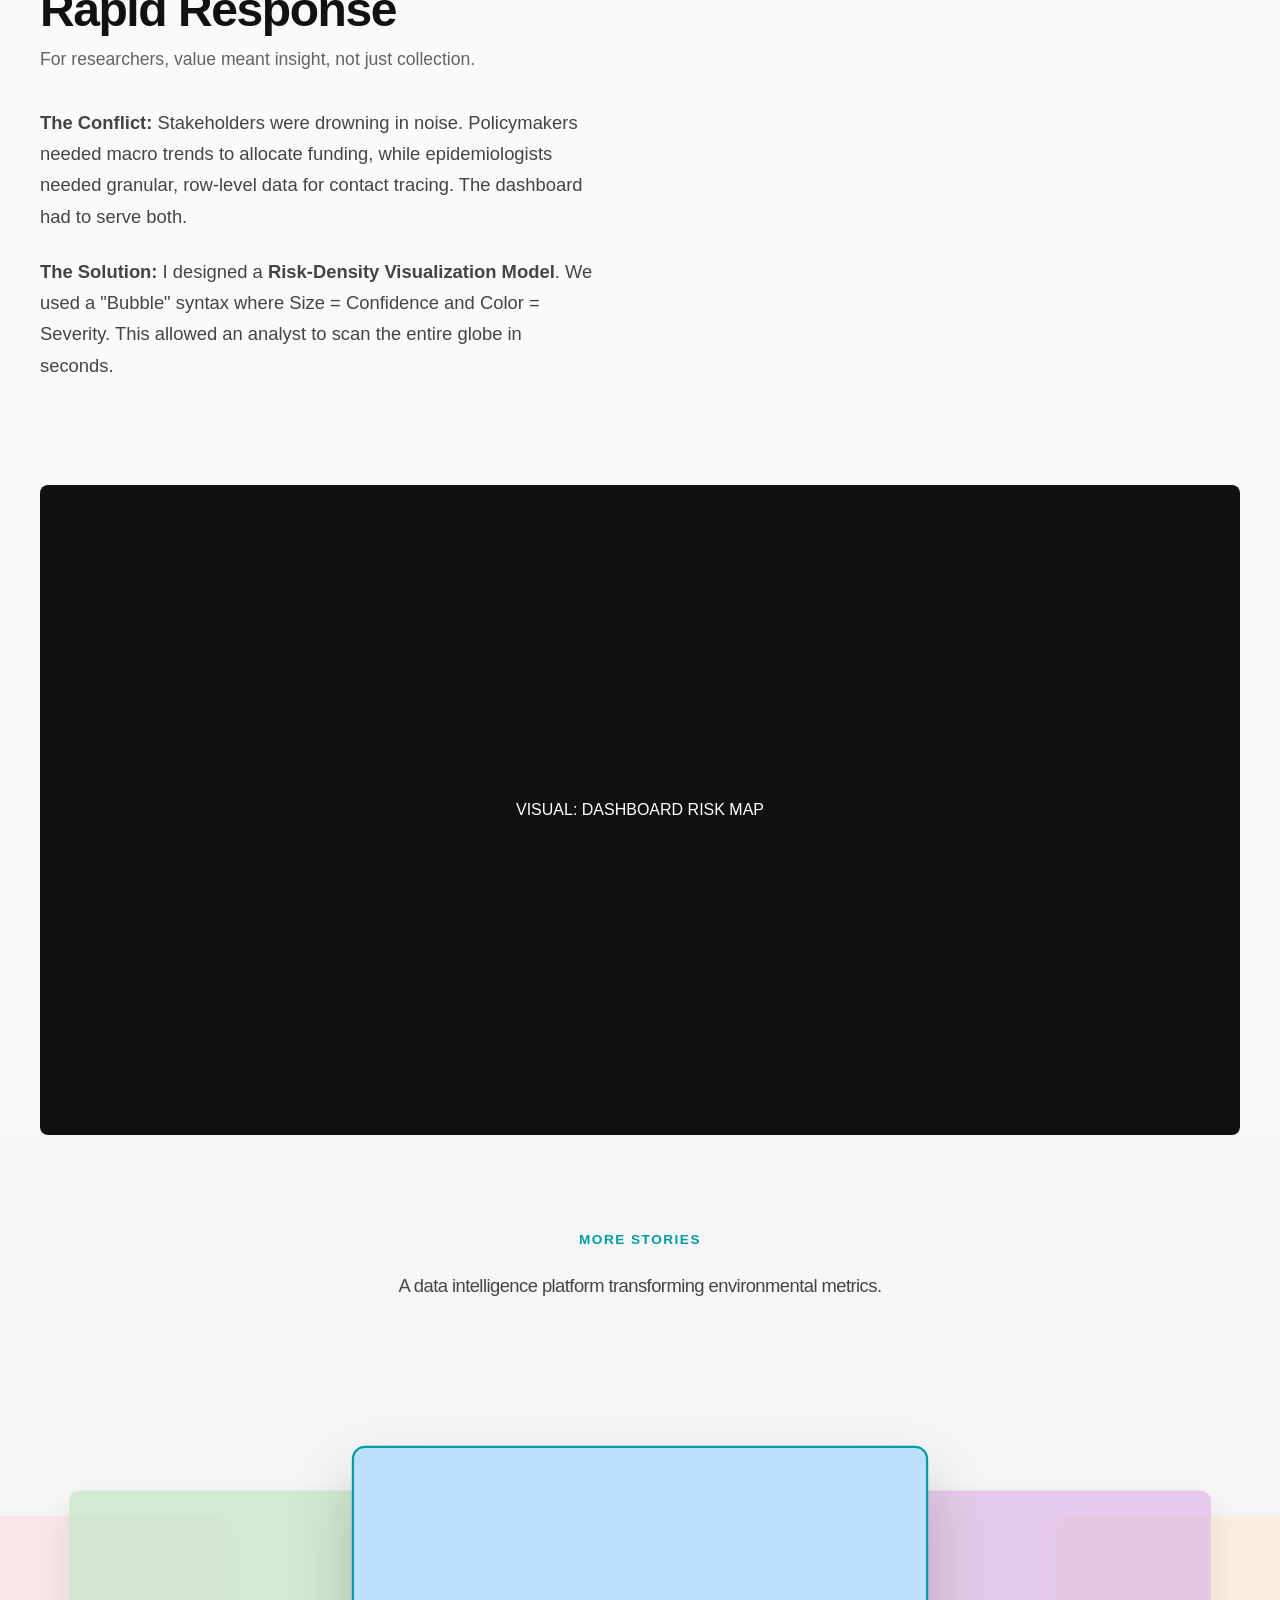
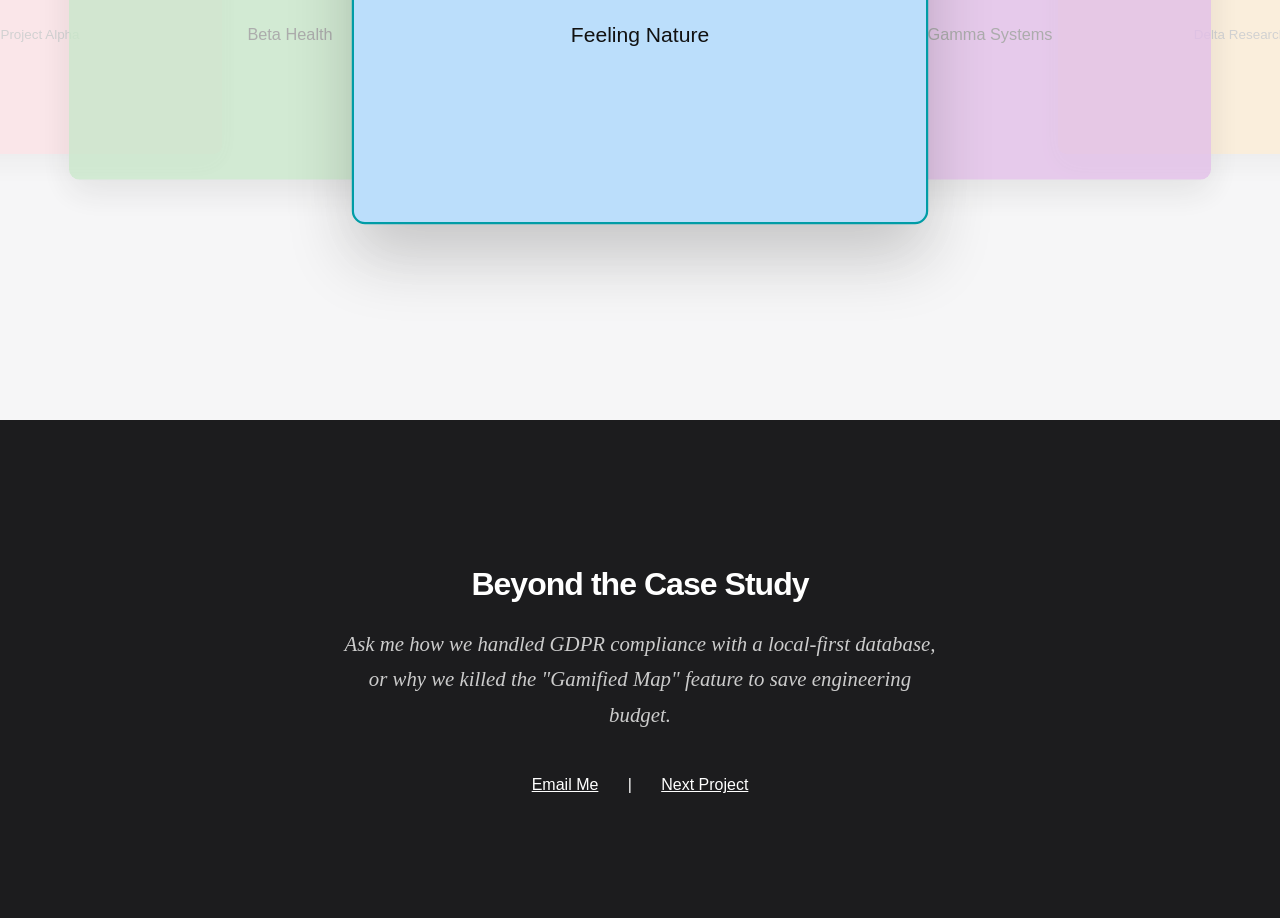
<file: index-travelhealthy.html>
<!DOCTYPE html>
<html lang="en">
<head>
    <meta charset="UTF-8">
    <meta name="viewport" content="width=device-width, initial-scale=1.0">
    <title>Travel Healthy | Editorial Case Study</title>
    <style>
        /* --- 1. VARIABLES --- */
        :root {
            --bg-color: #FAFAF9;
            --text-main: #1C1C1E;
            --text-muted: #636366;
            --accent: #009CA6; 
            --dark-bg: #111111;
            --white: #FFFFFF;
            
            /* Fluid Colors */
            --fluid-blue: #5BE8F0;
            --fluid-green: #BFFD50;
            
            /* Font Stacks */
            --font-sans: -apple-system, BlinkMacSystemFont, "Segoe UI", Roboto, "Helvetica Neue", Arial, sans-serif;
            --font-serif: 'Georgia', 'Times New Roman', serif;
        }

        /* --- 2. GLOBAL STYLES --- */
        body {
            font-family: var(--font-sans); /* Global Sans-Serif */
            background-color: var(--bg-color); /* Fallback color */
            color: var(--text-main);
            line-height: 1.6;
            margin: 0;
            overflow-x: hidden;
            scroll-behavior: smooth; /* Native smooth scroll */
        }

        /* FLUID BACKGROUND (Desktop Only) */
        #fluid-background {
            position: fixed;
            top: 0;
            left: 0;
            width: 100vw;
            height: 100vh;
            z-index: -1;
            background: #ffffff; /* White Base */
            overflow: hidden;
        }

        .orb {
            position: absolute;
            border-radius: 50%;
            filter: blur(80px); 
            opacity: 0.3; /* Increased visibility */
            mix-blend-mode: multiply; 
        }

        /* ANIMATION UPDATE: Broader movement, slightly faster than dead-static but still calm */
        .orb-1 {
            width: 45vw; /* Slightly larger */
            height: 45vw;
            background: var(--fluid-blue);
            top: -10%;
            left: -10%;
            animation: float-1 25s infinite alternate ease-in-out;
        }

        .orb-2 {
            width: 40vw;
            height: 40vw;
            background: var(--fluid-green);
            bottom: -5%;
            right: -5%;
            animation: float-2 30s infinite alternate ease-in-out;
        }

        .orb-3 {
            width: 35vw;
            height: 35vw;
            background: var(--fluid-blue);
            top: 40%;
            left: 40%;
            opacity: 0.25;
            animation: float-3 28s infinite alternate ease-in-out;
        }

        @keyframes float-1 {
            0% { transform: translate(0, 0) scale(1); }
            100% { transform: translate(100px, 80px) scale(1.2); } /* Visible breathing */
        }
        @keyframes float-2 {
            0% { transform: translate(0, 0) rotate(0deg) scale(1); }
            100% { transform: translate(-80px, -100px) rotate(20deg) scale(1.1); }
        }
        @keyframes float-3 {
            0% { transform: translate(0, 0) scale(1); }
            100% { transform: translate(-60px, 60px) scale(1.3); }
        }


        /* Titles & Headings (Sans-Serif) */
        h1, h2, h3, h4, .sans {
            font-family: var(--font-sans);
            letter-spacing: -0.03em; /* Tighter tracking for modern sans look */
        }

        h1 { 
            font-size: 4.5rem; 
            line-height: 1.1; 
            margin-bottom: 24px; 
            font-weight: 800; 
            text-align: center; 
            color: #111; 
        }
        
        h2 { font-size: 3rem; margin-bottom: 24px; line-height: 1.1; color: #111; font-weight: 700; }
        h3 { font-size: 0.85rem; margin-bottom: 20px; color: var(--accent); text-transform: uppercase; letter-spacing: 1.5px; font-weight: 700; }
        
        /* Body Text (Sans-Serif Default) */
        p { 
            font-size: 1.15rem; /* Adjusted for Sans readability */
            color: #444; 
            margin-bottom: 24px; 
            line-height: 1.7; 
        }
        
        /* Serif Exception Class */
        .text-serif {
            font-family: var(--font-serif);
            font-style: italic; /* Optional: adds to the "voice" */
        }

        /* Hero Label Style */
        .hero-label {
            font-size: 0.9rem;
            color: var(--accent);
            text-transform: uppercase;
            letter-spacing: 1px;
            font-weight: 700;
            text-align: center;
            display: block;
            margin-bottom: 12px; /* Reduced to bring closer to title */
        }

        .hero-sub {
            font-size: 1.5rem;
            color: var(--text-muted);
            text-align: center;
            max-width: 800px;
            margin: 0 auto 60px;
            font-weight: 400;
        }

        .container {
            max-width: 1200px;
            margin: 0 auto;
            padding: 0 60px;
        }

        /* --- 3. HERO SECTION --- */
        header { 
            /* Increased top padding to give space from screen edge */
            padding: 160px 0 0; 
            position: relative; /* Ensure z-index works for content above bg */
        }
        
        .meta-grid {
            display: grid;
            grid-template-columns: repeat(3, 1fr);
            gap: 40px;
            max-width: 1000px;
            margin: 0 auto;
            border-top: 1px solid #E5E5EA;
            border-bottom: none; 
            padding: 40px 0;
            
            font-size: 0.95rem;
            color: var(--text-muted);
            text-align: left;
        }
        .meta-column h4 { 
            color: var(--text-main); 
            margin-bottom: 16px; 
            font-weight: 700; 
            font-size: 0.85rem; 
            text-transform: uppercase; 
            letter-spacing: 1px;
        }
        .meta-column ul { list-style: none; padding: 0; }
        .meta-column li { margin-bottom: 6px; line-height: 1.5; }

        /* HERO CAROUSEL */
        .hero-carousel-wrapper {
            margin-top: 60px;
            width: 100%;
            height: 700px; /* Fixed height for hero */
            border-radius: 4px;
            border: 1px solid #E5E5EA;
            overflow: hidden;
            position: relative;
            background: white; /* Ensure content is readable if bg is too busy, or remove for full transparency */
        }

        /* --- 4. DARK IMPACT SECTION --- */
        .impact-section {
            background-color: var(--dark-bg);
            color: var(--white);
            padding: 100px 0;
            margin-top: 80px; 
            position: relative; /* Stack above fluid bg */
        }

        .impact-stats {
            display: grid;
            grid-template-columns: repeat(3, 1fr);
            gap: 40px;
            text-align: center;
            margin-bottom: 60px; 
        }

        .impact-overview {
            text-align: center;
            max-width: 900px;
            margin: 0 auto;
        }
        
        .stat-item strong { 
            display: block; 
            font-size: 4rem; 
            color: var(--accent); 
            line-height: 1; 
            margin-bottom: 8px; 
        }
        .stat-item span { 
            font-size: 1rem; 
            color: #888; 
            text-transform: uppercase; 
            letter-spacing: 1px; 
        }

        /* SERIF EXCEPTION 1: Overview Text */
        .impact-overview p { 
            font-family: var(--font-serif); /* Serif applied */
            color: #DDD; 
            font-size: 1.6rem; 
            line-height: 1.6; 
            margin-bottom: 0; 
        }


        /* --- 5. CONTENT SECTIONS --- */
        .content-section {
            padding: 160px 0;
            position: relative; /* Stack above fluid bg */
        }

        .content-section.last-item {
            padding-bottom: 0;
        }
        
        .grid-2-col {
            display: grid;
            grid-template-columns: 1fr 1fr;
            gap: 80px;
            align-items: flex-start;
        }
        
        .col-left { grid-column: 1 / 2; }
        .col-right { grid-column: 2 / 3; }

        .full-span-image {
            margin-top: 80px;
            width: 100%;
            height: 650px;
            background: #F0F0F3;
            display: flex;
            align-items: center;
            justify-content: center;
            position: relative;
            border-radius: 8px;
            overflow: hidden;
            
            /* Initial State for Scroll Animation */
            opacity: 0;
            transform: translateY(40px);
            transition: all 1s cubic-bezier(0.25, 1, 0.5, 1);
        }

        /* Animation Class */
        .full-span-image.visible {
            opacity: 1;
            transform: translateY(0);
        }

        /* Subtitle style for sections */
        .section-subtitle {
            color: var(--text-muted);
            font-size: 1.1rem;
            margin-top: -16px;
            margin-bottom: 32px;
            font-weight: 400;
        }

        /* --- 6. CAROUSEL COMPONENT (Reused for Hero & Sections) --- */
        .carousel-container {
            width: 100%;
            height: 100%;
            position: relative;
            background: #E0E0E0;
            overflow: hidden;
        }
        /* Specific height override if carousel is standalone */
        .content-section .carousel-container {
            min-height: 500px;
            border-radius: 8px;
        }

        .carousel-slide {
            position: absolute;
            top: 0; left: 0; width: 100%; height: 100%;
            display: none;
            align-items: center;
            justify-content: center;
            font-size: 1.5rem;
            color: #555;
            background-size: cover;
            background-position: center;
        }
        .carousel-slide.active { display: flex; }
        
        /* Nav Arrows: Glass Style */
        .nav-arrow {
            position: absolute;
            top: 50%;
            transform: translateY(-50%);
            /* Glassmorphism */
            background: rgba(255, 255, 255, 0.15);
            backdrop-filter: blur(8px);
            -webkit-backdrop-filter: blur(8px);
            border: 1px solid rgba(255, 255, 255, 0.3);
            
            width: 56px; 
            height: 56px;
            border-radius: 50%;
            cursor: pointer;
            
            font-size: 1.2rem;
            color: #fff; 
            display: flex;
            align-items: center;
            justify-content: center;
            z-index: 10;
            
            transition: all 0.2s ease;
            box-shadow: 0 4px 15px rgba(0,0,0,0.1);
        }
        
        .nav-arrow:hover { 
            background: rgba(255, 255, 255, 0.35); 
            transform: translateY(-50%) scale(1.05);
        }
        /* Darker icon for light images if needed, keeping white for consistency */
        .prev { left: 32px; }
        .next { right: 32px; }

        /* --- 7. SIDE BY SIDE LAYOUT --- */
        .side-by-side-grid {
            display: grid;
            grid-template-columns: 1fr 1.2fr;
            gap: 80px;
            align-items: center;
        }
        .side-image-container {
            height: 600px;
            border-radius: 8px;
            overflow: hidden;
            position: relative;
        }

        /* --- 8. MORE STORIES --- */
        .stories-section {
            padding: 80px 0 160px;
            background: rgba(245, 245, 247, 0.8); /* Slight transparent to show subtle blur behind */
            text-align: center;
            overflow: hidden;
            position: relative;
        }
        .story-text-display {
            max-width: 600px;
            margin: 0 auto 60px;
            min-height: 80px;
            transition: opacity 0.3s;
        }
        
        .stories-stage {
            position: relative;
            width: 100%;
            height: 450px;
            display: flex;
            justify-content: center;
            align-items: center;
            perspective: 1000px;
        }
        
        .story-card {
            position: absolute;
            width: 480px;
            height: 300px;
            background: #fff;
            border-radius: 12px;
            box-shadow: 0 15px 40px rgba(0,0,0,0.1);
            transition: all 0.6s cubic-bezier(0.25, 1, 0.5, 1);
            cursor: pointer;
            display: flex;
            align-items: center;
            justify-content: center;
            font-size: 1.2rem;
            color: #999;
            background-size: cover;
            background-position: center;
            text-align: center;
            padding: 20px;
        }

        .story-card.active {
            z-index: 10;
            transform: translateX(0) scale(1.1);
            opacity: 1;
            box-shadow: 0 30px 60px rgba(0,0,0,0.2);
            color: #111;
            border: 2px solid var(--accent);
        }

        .story-card.left-1 { transform: translateX(-350px) scale(0.85); z-index: 5; opacity: 0.8; }
        .story-card.left-2 { transform: translateX(-600px) scale(0.7); z-index: 1; opacity: 0.4; }
        .story-card.right-1 { transform: translateX(350px) scale(0.85); z-index: 5; opacity: 0.8; }
        .story-card.right-2 { transform: translateX(600px) scale(0.7); z-index: 1; opacity: 0.4; }

        
        /* FOOTER */
        .footer-note {
            background: #1C1C1E;
            color: #fff;
            padding: 120px 0;
            text-align: center;
            position: relative;
        }
        .footer-note h2 {
            color: #fff;
            font-size: 2rem;
        }
        /* SERIF EXCEPTION 2: Footer Teaser */
        .footer-note p {
            font-family: var(--font-serif);
            font-size: 1.3rem;
            color: #ccc;
            max-width: 600px;
            margin: 20px auto 40px;
            font-style: italic;
        }
        .footer-note a { color: #fff; text-decoration: underline; margin: 0 16px; }

        /* FLOATING NAV BUTTONS */
        .float-btn {
            position: fixed;
            bottom: 40px;
            width: 50px;
            height: 50px;
            border-radius: 50%;
            background: rgba(255, 255, 255, 0.7);
            backdrop-filter: blur(10px);
            -webkit-backdrop-filter: blur(10px);
            border: 1px solid rgba(0, 0, 0, 0.1);
            display: flex;
            align-items: center;
            justify-content: center;
            font-size: 1.2rem;
            color: #333;
            cursor: pointer;
            z-index: 100;
            transition: all 0.3s ease;
            text-decoration: none;
            box-shadow: 0 4px 12px rgba(0,0,0,0.1);
        }
        .float-btn:hover {
            transform: scale(1.1);
            background: rgba(255, 255, 255, 0.9);
        }
        .float-home { left: 40px; }
        
        /* Scroll to top starts hidden */
        .float-top { 
            right: 40px; 
            opacity: 0;
            pointer-events: none;
            transform: translateY(20px);
        }
        
        /* Visible state for Scroll Top */
        .float-top.visible {
            opacity: 1;
            pointer-events: auto;
            transform: translateY(0);
        }


        /* --- RESPONSIVE MEDIA QUERIES --- */
        @media (max-width: 900px) {
            /* General Layout Reset */
            .grid-2-col, .impact-stats, .side-by-side-grid { grid-template-columns: 1fr; }
            .col-left, .col-right { grid-column: 1 / -1; }
            
            /* Typography Scale */
            h1 { font-size: 2.8rem; }
            h2 { font-size: 2rem; }
            .hero-sub { font-size: 1.1rem; }
            .stat-item strong { font-size: 3rem; }
            .impact-overview p { font-size: 1.2rem; }
            
            /* Spacing adjustments */
            .container { padding: 0 24px; }
            .content-section { padding: 80px 0; }
            
            /* Layout specific tweaks */
            .meta-grid { 
                grid-template-columns: 1fr; 
                text-align: left; 
                gap: 30px;
            }
            .hero-carousel-wrapper { height: 400px; }
            .full-span-image, .side-image-container, .content-section .carousel-container { 
                height: 350px; 
                min-height: 350px;
                margin-top: 40px;
            }
            
            /* HIDE FLUID BG ON MOBILE FOR PERFORMANCE */
            #fluid-background { display: none; }
            
            /* STORIES RESPONSIVE LOGIC */
            .story-card { 
                width: 70vw; 
                height: 50vw; 
                min-height: 250px;
            }
            
            /* Adjust Transforms for narrow screens */
            .story-card.left-1 { transform: translateX(-40px) scale(0.85); opacity: 0.6; }
            .story-card.left-2 { transform: translateX(-80px) scale(0.7); opacity: 0; } /* Hide further cards */
            .story-card.right-1 { transform: translateX(40px) scale(0.85); opacity: 0.6; }
            .story-card.right-2 { transform: translateX(80px) scale(0.7); opacity: 0; } /* Hide further cards */
            
            /* Float Button positioning */
            .float-btn { bottom: 20px; }
            .float-home { left: 20px; }
            .float-top { right: 20px; }
        }
    </style>
</head>
<body id="top">

    <!-- FLUID BACKGROUND ANIMATION -->
    <div id="fluid-background">
        <div class="orb orb-1"></div>
        <div class="orb orb-2"></div>
        <div class="orb orb-3"></div>
    </div>

    <!-- FLOATING BUTTONS -->
    <a href="index.html" class="float-btn float-home" title="Home">
        🏠
    </a>
    <a href="#top" class="float-btn float-top" title="Back to Top">
        ↑
    </a>

    <!-- HERO -->
    <header class="container">
        <!-- Label -->
        <span class="hero-label">Case Study • 2022 Nov- 2024 May</span>
        
        <h1>Bridging the Gap in<br>Global Health Data</h1>
        <p class="hero-sub">
            Building a scalable digital ecosystem to solve the CDC's critical data acquisition problem.
        </p>
        
        <!-- Meta Grid -->
        <div class="meta-grid">
            <div class="meta-column">
                <h4>ROLE</h4>
                <ul>
                    <li>UX/UI Design Lead</li>
                    <li>UX Research & Testing</li>
                    <li>Content Design & Prototyping</li>
                    <li>Branding, Animation, Illustration</li>
                    <li>Marketing Materials</li>
                </ul>
            </div>
            <div class="meta-column">
                <h4>Team & Partners</h4>
                <ul>
                    <li>Lab PIs (Product Managers)</li>
                    <li>3 Engineers & 1 Design Intern</li>
                    <li>Medical Doctors & Researchers</li>
                    <li>Mass General Hospital & CDC</li>
                </ul>
            </div>
            <div class="meta-column">
                <h4>AWARDS & PUBLICATIONS</h4>
                <ul>
                    <li>2024 UX Design Award Nomination</li>
                    <li>Journal of Travel Medicine</li>
                    <li>The Medium post</li>
                </ul>
            </div>
        </div>

        <!-- NEW HERO CAROUSEL -->
        <div class="hero-carousel-wrapper">
            <div class="carousel-container" id="hero-carousel">
                <button class="nav-arrow prev" onclick="moveCarousel('hero-carousel', -1)">&#10094;</button>
                <div class="carousel-slide active" style="background-color: #EBEBEF;">Hero 1: Composite View</div>
                <div class="carousel-slide" style="background-color: #D6D6DA;">Hero 2: App Interaction</div>
                <div class="carousel-slide" style="background-color: #C1C1C5;">Hero 3: Dashboard Zoom</div>
                <button class="nav-arrow next" onclick="moveCarousel('hero-carousel', 1)">&#10095;</button>
            </div>
        </div>
    </header>

    <!-- IMPACT SECTION -->
    <section class="impact-section">
        <div class="container">
            <div class="impact-stats">
                <div class="stat-item">
                    <strong>$1.5M</strong>
                    <span>Funding Secured</span>
                </div>
                <div class="stat-item">
                    <strong>72%</strong>
                    <span>Efficiency Gain</span>
                </div>
                <div class="stat-item">
                    <strong>18</strong>
                    <span>Clinical Sites</span>
                </div>
            </div>
            
            <div class="impact-overview">
                <!-- Serif Exception -->
                <p>
                    I led the 0-to-1 design of this public health platform to solve a systemic "Data Acquisition Problem." Executing 90% of the hands-on work, I bridged the gap between clinical rigor and user behavior, transforming a fragmented paper workflow into a live digital defense system.
                </p>
            </div>
        </div>
    </section>

    <!-- SECTION 1: SYSTEMIC DISCONNECT -->
    <section class="content-section container">
        <div class="side-by-side-grid">
            <div>
                <h3>THE PROBLEM</h3>
                <h2>A Systemic Disconnect</h2>
                <p>
                    <strong>The Context:</strong> During the COVID-19 crisis, the CDC needed to track virus variants across borders. However, the existing infrastructure was broken. It was a siloed system where researchers and travelers operated in completely different worlds.
                </p>
                <p>
                    <strong>The Core Problem:</strong> Researchers relied on manual paper forms that caused massive delays, while travelers faced high-friction processes that led to immediate drop-offs.
                </p>
            </div>
            
            <div class="side-image-container">
                <div class="carousel-container" id="carousel-1">
                    <button class="nav-arrow prev" onclick="moveCarousel('carousel-1', -1)">&#10094;</button>
                    <div class="carousel-slide active" style="background-color: #ddd;">Slide 1: Paper Forms</div>
                    <div class="carousel-slide" style="background-color: #ccc;">Slide 2: Siloed Teams</div>
                    <div class="carousel-slide" style="background-color: #bbb;">Slide 3: Data Lag</div>
                    <button class="nav-arrow next" onclick="moveCarousel('carousel-1', 1)">&#10095;</button>
                </div>
            </div>
        </div>
    </section>

    <!-- SECTION 2: SOLVING FRICTION -->
    <section class="content-section container">
        <div class="grid-2-col">
            <div class="col-left">
                <h3>Part 1: The Input Engine</h3>
                <h2>Solving Friction with<br>"Minimum Viable Data"</h2>
                <p class="section-subtitle">Designed the mobile app to remove barriers for the patients.</p>
                
                <p>
                    <strong>The Problem:</strong> 83% Drop-off Rate. That was the reality of the old system. The clinical requirements forced travelers to fill out 4-page medical history forms before they even arrived.
                </p>
                <p>
                    <strong>The Pivot:</strong> I facilitated a workshop to negotiate a "Minimum Viable Data" strategy, cutting initial fields by 30% and deferring complex questions.
                </p>
            </div>
        </div>

        <div class="full-span-image">
            <div style="text-align: center;">
                <span style="font-size: 3rem;">📱</span><br>
                STATIC VISUAL: FRICTION COMPARISON
            </div>
        </div>
    </section>

    <!-- SECTION 3: THE CORE LOOP -->
    <section class="content-section container">
        <div class="grid-2-col">
            <div class="col-right">
                <h2>The Core Loop:<br>The 60-Second Survey</h2>
                <p>
                    We redesigned the intake flow into a bite-sized, linear loop that takes less than 60 seconds.
                </p>
                <p>
                    By reducing cognitive load and focusing on speed, we dramatically increased completion rates for travelers on the go.
                </p>
            </div>
        </div>

        <div class="full-span-image" style="background: #F0F4F8;">
             <div style="text-align: center;">
                <span style="font-size: 3rem;">🔄</span><br>
                VISUAL: 60-SEC LOOP
            </div>
        </div>
    </section>

    <!-- SECTION 4: SOLVING RETENTION (SCROLL LAYOUT) -->
    <section class="content-section container">
        <div class="grid-2-col">
            <div class="col-left">
                <h2>Solving Retention:<br>Value Exchange</h2>
                <p>
                    To solve the "Survey Fatigue" issue, we had to shift from "Extracting Data" to "Providing Value."
                </p>
                
                <div style="margin-top: 40px;">
                    <p><strong>Emotional (Gamification):</strong> I designed the 'Digital Postcard' system. It turned data entry into a collectible game.</p>
                </div>
            </div>
        </div>

        <!-- Image 1: Gamification -->
        <div class="full-span-image" style="margin-top: 40px; margin-bottom: 80px; height: 500px;">
            <div style="text-align: center;">
                <span style="font-size: 3rem;">🧩</span><br>
                VISUAL: DIGITAL POSTCARD
            </div>
        </div>

        <!-- Text Block 2 -->
        <div class="grid-2-col">
            <div class="col-left">
                <p><strong>Clinical Utility (The Calendar):</strong> Created a Visual Health Diary that travelers use to share history with their doctors.</p>
            </div>
        </div>

        <!-- Image 2: Calendar -->
        <div class="full-span-image" style="margin-top: 40px; height: 500px;">
            <div style="text-align: center;">
                <span style="font-size: 3rem;">📅</span><br>
                VISUAL: HEALTH DIARY CALENDAR
            </div>
        </div>
    </section>

    <!-- SECTION 5: SOLVING COMPLEXITY -->
    <section class="content-section container">
        <div class="grid-2-col">
            <div class="col-right">
                <h2>Solving Complexity:<br>Automating Logic</h2>
                <p>
                    Malaria medication logic is notoriously confusing. Instead of exposing the complexity, I designed a <strong>Conditional Logic Controller</strong>.
                </p>
                <p>
                    The system uses the user's GPS and Itinerary to pre-select the correct drug schedule in the backend, reducing 7 manual decisions to 1 simple confirmation.
                </p>
            </div>
        </div>
        
        <div class="full-span-image" style="background: #E8F5E9;">
             <div style="text-align: center;">
                <span style="font-size: 3rem;">⚙️</span><br>
                VISUAL: LOGIC FLOW
            </div>
        </div>
    </section>

    <!-- SECTION 6: VISUALIZING RISK -->
    <section class="content-section container last-item">
        <div class="grid-2-col">
            <div class="col-left">
                <h3>Part 2: The Output Engine</h3>
                <h2>Visualizing Risk for<br>Rapid Response</h2>
                <p class="section-subtitle">For researchers, value meant insight, not just collection.</p>

                <p>
                    <strong>The Conflict:</strong> Stakeholders were drowning in noise. Policymakers needed macro trends to allocate funding, while epidemiologists needed granular, row-level data for contact tracing. The dashboard had to serve both.
                </p>
                <p>
                    <strong>The Solution:</strong> I designed a <strong>Risk-Density Visualization Model</strong>. We used a "Bubble" syntax where Size = Confidence and Color = Severity. This allowed an analyst to scan the entire globe in seconds.
                </p>
            </div>
        </div>

        <div class="full-span-image" style="background: #111; color: white;">
            VISUAL: DASHBOARD RISK MAP
        </div>
    </section>

    <!-- MORE STORIES -->
    <section class="stories-section">
        <div class="container">
            <h3>More Stories</h3>
            
            <div class="story-text-display">
                <p id="story-desc" class="sans">A data intelligence platform transforming how we perceive environmental metrics.</p>
            </div>

            <div class="stories-stage" id="stories-stage">
                <!-- Cards injected via JS -->
            </div>
        </div>
    </section>
    
    <!-- FOOTER -->
    <footer class="footer-note">
        <div class="container">
            <h2>Beyond the Case Study</h2>
            <!-- Serif Exception -->
            <p>
                Ask me how we handled GDPR compliance with a local-first database, or why we killed the "Gamified Map" feature to save engineering budget.
            </p>
            <!-- Button Swap -->
            <a href="#">Email Me</a> &nbsp;&nbsp;|&nbsp;&nbsp; <a href="#">Next Project</a>
        </div>
    </footer>

    <!-- JS -->
    <script>
        // --- 1. CAROUSEL LOGIC ---
        const carousels = {
            'hero-carousel': { index: 0, slides: 3 },
            'carousel-1': { index: 0, slides: 3 }
        };

        function moveCarousel(id, direction) {
            const c = carousels[id];
            const container = document.getElementById(id);
            const slides = container.querySelectorAll('.carousel-slide');
            slides[c.index].classList.remove('active');
            c.index = (c.index + direction + c.slides) % c.slides;
            slides[c.index].classList.add('active');
        }

        // Auto-play both hero and section carousels
        setInterval(() => {
            moveCarousel('hero-carousel', 1);
            moveCarousel('carousel-1', 1);
        }, 4000);


        // --- 2. STORIES LOGIC (Circular Logic Update) ---
        const storiesData = [
            { title: "Project Alpha", desc: "Redefining fintech dashboards.", bg: "#FFCDD2" },
            { title: "Beta Health", desc: "Mobile-first telemedicine.", bg: "#C8E6C9" },
            { title: "Feeling Nature", desc: "A data intelligence platform transforming environmental metrics.", bg: "#BBDEFB" },
            { title: "Gamma Systems", desc: "Enterprise logistics design.", bg: "#E1BEE7" },
            { title: "Delta Research", desc: "Urban mobility research.", bg: "#FFE0B2" }
        ];

        let activeIndex = 2; // Start center (Index 2 in 0-4)
        const stage = document.getElementById('stories-stage');
        const descDisplay = document.getElementById('story-desc');

        // Create Cards
        function initStories() {
            storiesData.forEach((story, i) => {
                const card = document.createElement('div');
                card.classList.add('story-card');
                card.innerText = story.title;
                card.style.backgroundColor = story.bg;
                card.onclick = () => updateStories(i);
                stage.appendChild(card);
            });
            updateStories(activeIndex);
        }

        function updateStories(newIndex) {
            activeIndex = newIndex;
            const cards = document.querySelectorAll('.story-card');
            const total = cards.length;
            
            // Update Text
            descDisplay.style.opacity = 0;
            setTimeout(() => {
                descDisplay.innerText = storiesData[activeIndex].desc;
                descDisplay.style.opacity = 1;
            }, 300);

            // Position Cards (Circular)
            cards.forEach((card, i) => {
                card.className = 'story-card'; // Reset
                
                // Circular difference logic
                let diff = (i - activeIndex) % total;
                if (diff < 0) diff += total; 

                // Mapping normalized diff (0..4) to relative positions
                if (diff === 0) {
                    card.classList.add('active');
                    card.style.zIndex = 10;
                } else if (diff === 1) {
                    card.classList.add('right-1');
                    card.style.zIndex = 5;
                } else if (diff === 2) {
                    card.classList.add('right-2');
                    card.style.zIndex = 1;
                } else if (diff === 3) { // Logic for -2
                    card.classList.add('left-2');
                    card.style.zIndex = 1;
                } else if (diff === 4) { // Logic for -1
                    card.classList.add('left-1');
                    card.style.zIndex = 5;
                }
            });
        }

        // Initialize
        initStories();

        // --- 3. SCROLL LOGIC ---
        document.addEventListener("DOMContentLoaded", function() {
            // A. SCROLL ANIMATION
            const observerOptions = {
                root: null,
                rootMargin: '0px',
                threshold: 0.1 // Trigger when 10% visible
            };

            const observer = new IntersectionObserver((entries, observer) => {
                entries.forEach(entry => {
                    if (entry.isIntersecting) {
                        entry.target.classList.add('visible');
                        observer.unobserve(entry.target); // Run once
                    }
                });
            }, observerOptions);

            const animatedImages = document.querySelectorAll('.full-span-image');
            animatedImages.forEach(img => {
                observer.observe(img);
            });

            // B. SCROLL-TO-TOP BUTTON VISIBILITY
            const floatTopBtn = document.querySelector('.float-top');
            
            window.addEventListener('scroll', () => {
                if (window.scrollY > 800) { // Show after 800px (past Hero)
                    floatTopBtn.classList.add('visible');
                } else {
                    floatTopBtn.classList.remove('visible');
                }
            });
        });

    </script>
</body>
</html>
</file>
<file: styles.css>
/* ================================================================
   TRAVEL HEALTHY - CASE STUDY STYLESHEET
   
   ORGANIZATION:
   1. CSS Variables (colors, fonts)
   2. Global Styles (body, reset)
   3. Typography (headings, body text)
   4. Links (hero-link, re-link)
   5. Layout Components (containers, grids)
   6. Hero Section
   7. Impact Section (Dark)
   8. Content Sections
   9. Carousel Component
   10. Stories Section
   11. Footer
   12. Floating Navigation Buttons
   13. Responsive Media Queries
   ================================================================ */

/* ================================================================
   1. CSS VARIABLES - Easy to customize
   ================================================================ */
   :root {
    /* Background & Text Colors */
    --bg-color: #FAFAF9;
    --text-main: #1C1C1E;
    --text-muted: #636366;
    --accent: #009CA6;
    --dark-bg: #111111;
    --white: #FFFFFF;
    
    /* Font Stacks (System fonts for speed) */
    --font-sans: -apple-system, BlinkMacSystemFont, "Segoe UI", Roboto, "Helvetica Neue", Arial, sans-serif;
    --font-serif: 'Georgia', 'Times New Roman', serif;
}

/* ================================================================
   2. GLOBAL STYLES & RESET
   ================================================================ */
body {
    font-family: var(--font-sans);
    background-color: var(--bg-color);
    color: var(--text-main);
    line-height: 1.6;
    margin: 0;
    overflow-x: hidden;
    scroll-behavior: smooth;
}

/* ================================================================
   3. TYPOGRAPHY
   ================================================================ */

/* Headings & Sans-Serif elements */
h1, h2, h3, h4, .sans {
    font-family: var(--font-sans);
    letter-spacing: -0.03em; /* Modern tight tracking */
}

h1 {
    font-size: 4.5rem;
    line-height: 1.1;
    margin-bottom: 24px;
    font-weight: 800;
    text-align: center;
    color: #111;
}

h2 {
    font-size: 2.05rem;
    margin-bottom: 24px;
    line-height: 1.1;
    color: #111;
    font-weight: 700;
}

/* Small caps style for section labels */
h3 {
    font-size: 0.85rem;
    margin-bottom: 20px;
    color: var(--accent);
    text-transform: uppercase;
    letter-spacing: 1.5px;
    font-weight: 700;
}

/* Body text - default sans-serif */
p {
    font-size: 1rem;
    color: #444;
    margin-bottom: 16px;
    line-height: 1.7;
}

/* Serif exception class - Use on specific paragraphs */
.text-serif {
    font-family: var(--font-serif);
    font-style: italic;
}

/* Hero section labels */
.hero-label {
    font-size: 0.9rem;
    color: var(--accent);
    text-transform: uppercase;
    letter-spacing: 1px;
    font-weight: 700;
    text-align: center;
    display: block;
    margin-bottom: 12px;
}

.hero-sub {
    font-size: 1.35rem;
    color: var(--text-muted);
    text-align: center;
    max-width: 800px;
    margin: 0 auto 60px;
    font-weight: 400;
}

@import url('https://fonts.googleapis.com/css2?family=Lora:wght@300;400&display=swap');

/* ================================================================
   4. LINKS - Hero and Recognition Links
   ================================================================ */

.hero-link,
.re-link {
    color: inherit; /* Keep same color as surrounding text */
    text-decoration: none;
    transition: all 0.3s ease;
    cursor: pointer;
    padding-bottom: 2px;
}

.hero-link:hover,
.re-link:hover {
    color: var(--accent);
    border-bottom: 1px solid var(--accent);
}

/* ================================================================
   5. LAYOUT COMPONENTS
   ================================================================ */

.container {
    max-width: 1200px;
    margin: 0 auto;
    padding: 60px;
}

/* Two-column grid (text + image) */
.grid-2-col {
    display: grid;
    grid-template-columns: 1fr 1fr;
    gap: 80px;
    align-items: flex-start;
}

.col-left { grid-column: 1 / 2; }
.col-right { grid-column: 2 / 3; }

/* Side-by-side layout with custom ratio */
.side-by-side-grid {
    display: grid;
    grid-template-columns: 1fr 1.2fr;
    gap: 80px;
    align-items: center;
}

/* ================================================================
   6. HERO SECTION
   ================================================================ */

header {
    padding: 160px 0 0;
    position: relative;
}

/* Meta grid: Role, Team, Awards (3 columns) */
.meta-grid {
    display: grid;
    grid-template-columns: repeat(3, 1fr);
    gap: 40px;
    max-width: 1000px;
    margin: 0 auto;
    border-top: 1px solid #E5E5EA;
    padding: 40px 0;
    font-size: 0.95rem;
    color: var(--text-muted);
    text-align: left;
}

.meta-column h4 {
    color: var(--text-main);
    margin-bottom: 16px;
    font-weight: 700;
    font-size: 0.85rem;
    text-transform: uppercase;
    letter-spacing: 1px;
}

.meta-column ul {
    list-style: none;
    padding: 0;
}

.meta-column li {
    margin-bottom: 6px;
    line-height: 1.5;
}

/* Hero carousel wrapper */
.hero-carousel-wrapper {
    margin-top: 60px;
    width: 100%;
    height: 700px;
    border-radius: 4px;
    border: 1px solid #E5E5EA;
    overflow: hidden;
    position: relative;
    background: white;
}

/* ================================================================
   7. IMPACT SECTION (Dark background)
   ================================================================ */

.impact-section {
    background-color: var(--dark-bg);
    color: var(--white);
    padding: 100px 0;
    margin-top: 80px;
    position: relative;
}

/* 3-column stats grid */
.impact-stats {
    display: grid;
    grid-template-columns: repeat(3, 1fr);
    gap: 40px;
    text-align: center;
    margin-bottom: 60px;
}

.impact-overview {
    text-align: center;
    max-width: 900px;
    margin: 0 auto;
}

/* Stat items styling */
.stat-item strong {
    display: block;
    font-size: 4rem;
    color: var(--accent);
    line-height: 1;
    margin-bottom: 8px;
}

.stat-item span {
    font-size: 1rem;
    color: #888;
    text-transform: uppercase;
    letter-spacing: 1px;
}

/* Serif exception for impact overview */
.impact-overview p {
    font-family: var(--font-serif);
    color: #DDD;
    font-size: 1.05rem;
    line-height: 1.6;
    margin-bottom: 0;
}

/* ================================================================
   8. CONTENT SECTIONS
   ================================================================ */

.content-section {
    padding: 110px 0;
    position: relative;
}

.content-section.last-item {
    padding-bottom: 0;
}

.section-subtitle {
    color: var(--text-muted);
    font-size: 1.1rem;
    margin-top: -16px;
    margin-bottom: 32px;
    font-weight: 400;
}

/* Full-width image container with scroll animation */
.full-span-image {
    margin-top: 50px;
    width: 100%;
    height: 650px;
    background: #F0F0F3;
    display: flex;
    align-items: center;
    justify-content: center;
    position: relative;
    border-radius: 8px;
    overflow: hidden;
    
    /* Initial state - invisible, shifted down */
    opacity: 0;
    transform: translateY(40px);
    transition: all 1s cubic-bezier(0.25, 1, 0.5, 1);
}

/* Applied when scrolled into view */
.full-span-image.visible {
    opacity: 1;
    transform: translateY(0);
}

.side-image-container {
    height: 600px;
    border-radius: 8px;
    overflow: hidden;
    position: relative;
}

/* ================================================================
   9. CAROUSEL COMPONENT
   Reusable for hero and section carousels
   ================================================================ */

.carousel-container {
    width: 100%;
    height: 100%;
    position: relative;
    background: #E0E0E0;
    overflow: hidden;
}

.content-section .carousel-container {
    min-height: 500px;
    border-radius: 8px;
}

/* Individual slides - hidden by default */
.carousel-slide {
    position: absolute;
    top: 0;
    left: 0;
    width: 100%;
    height: 100%;
    display: none;
    align-items: center;
    justify-content: center;
    font-size: 1.5rem;
    color: #555;
    background-size: cover;
    background-position: center;
}

.carousel-slide.active {
    display: flex;
}

/* Glassmorphism navigation arrows */
.nav-arrow {
    position: absolute;
    top: 50%;
    transform: translateY(-50%);
    background: rgba(255, 255, 255, 0.15);
    backdrop-filter: blur(8px);
    -webkit-backdrop-filter: blur(8px);
    border: 1px solid rgba(255, 255, 255, 0.3);
    
    width: 56px;
    height: 56px;
    border-radius: 50%;
    cursor: pointer;
    
    font-size: 1rem;
    color: #fff;
    display: flex;
    align-items: center;
    justify-content: center;
    z-index: 10;
    
    transition: all 0.2s ease;
    box-shadow: 0 4px 15px rgba(0, 0, 0, 0.1);
}

.nav-arrow:hover {
    background: rgba(255, 255, 255, 0.35);
    transform: translateY(-50%) scale(1.05);
}

.prev { left: 32px; }
.next { right: 32px; }

/* ================================================================
   10. STORIES SECTION
   Circular carousel with active card highlighting
   ================================================================ */

.stories-section {
    padding: 80px 0 160px;
    background: rgba(245, 245, 247, 0.8);
    text-align: center;
    overflow: hidden;
    position: relative;
}

.story-text-display {
    max-width: 600px;
    margin: 0 auto 60px;
    min-height: 80px;
    transition: opacity 0.3s;
}

.stories-stage {
    position: relative;
    width: 100%;
    height: 450px;
    display: flex;
    justify-content: center;
    align-items: center;
    perspective: 1000px;
}

/* Story cards - circular positioning logic */
.story-card {
    position: absolute;
    width: 600px;
    height: 360px;
    background: #fff;
    border-radius: 12px;
    box-shadow: 0 15px 40px rgba(0, 0, 0, 0.1);
    transition: all 0.6s cubic-bezier(0.25, 1, 0.5, 1);
    cursor: pointer;
    display: flex;
    align-items: center;
    justify-content: center;
    font-size: 1.2rem;
    color: #999;
    background-size: cover;
    background-position: center;
    text-align: center;
    padding: 20px;
}

/* Active card - center, enlarged, highlighted */
.story-card.active {
    z-index: 10;
    transform: translateX(0) scale(1.1);
    opacity: 1;
    box-shadow: 0 30px 60px rgba(0, 0, 0, 0.2);
    color: #0d61ff;
    border: 2px solid var(--accent);
}

/* Left side cards - off-screen, scaled down */
.story-card.left-1 { transform: translateX(-350px) scale(0.85); z-index: 5; opacity: 0.8; }
.story-card.left-2 { transform: translateX(-600px) scale(0.7); z-index: 1; opacity: 0.4; }

/* Right side cards - off-screen, scaled down */
.story-card.right-1 { transform: translateX(350px) scale(0.85); z-index: 5; opacity: 0.8; }
.story-card.right-2 { transform: translateX(600px) scale(0.7); z-index: 1; opacity: 0.4; }

/* ================================================================
   11. FOOTER
   ================================================================ */

.footer-note {
    background: #1C1C1E;
    color: #fff;
    padding: 120px 0;
    text-align: center;
    position: relative;
}

.footer-note h2 {
    color: #fff;
    font-size: 2rem;
}

/* Serif exception for footer teaser text */
.footer-note p {
    font-family: var(--font-serif);
    font-size: 1rem;
    color: #b2b0b0;
    max-width: 700px;
    margin: 20px auto 40px;
    font-style: italic;
}

.footer-note a {
    color: #fff;
    text-decoration: underline;
    margin: 0 16px;
}

/* ================================================================
   12. FLOATING NAVIGATION BUTTONS
   Fixed position buttons for home and scroll-to-top
   ================================================================ */

.float-btn {
    position: fixed;
    bottom: 40px;
    width: 50px;
    height: 50px;
    border-radius: 50%;
    background: rgba(255, 255, 255, 0.7);
    backdrop-filter: blur(10px);
    -webkit-backdrop-filter: blur(10px);
    border: none;
    display: flex;
    align-items: center;
    justify-content: center;
    font-size: 1.2rem;
    color: #333;
    cursor: pointer;
    z-index: 100;
    transition: all 0.3s ease;
    text-decoration: none;
    box-shadow: 0 4px 12px rgba(0, 0, 0, 0.1);
}

.float-btn:hover {
    transform: scale(1.1);
    background: rgba(255, 255, 255, 0.9);
}

.float-home { left: 40px; }

/* Icon styling inside float button */
.float-btn-icon {
    width: 34px;
    height: 34px;
    object-fit: contain;
}

/* Scroll-to-top starts hidden, becomes visible on scroll */
.float-top {
    right: 40px;
    opacity: 0;
    pointer-events: none;
    transform: translateY(20px);
    transition: all 0.3s ease;
}

.float-top.visible {
    opacity: 1;
    pointer-events: auto;
    transform: translateY(0);
}

/* ================================================================
   13. RESPONSIVE MEDIA QUERIES
   Breakpoint: 900px (tablet and below)
   ================================================================ */

@media (max-width: 900px) {
    /* Reset multi-column layouts to single column */
    .grid-2-col,
    .impact-stats,
    .side-by-side-grid {
        grid-template-columns: 1fr;
    }

    .col-left,
    .col-right {
        grid-column: 1 / -1;
    }

    /* Typography adjustments */
    h1 { font-size: 2.8rem; }
    h2 { font-size: 2rem; }
    .hero-sub { font-size: 1.1rem; }
    .stat-item strong { font-size: 3rem; }
    .impact-overview p { font-size: 1.2rem; }

    /* Spacing reductions */
    .container { padding: 0 24px; }
    .content-section { padding: 80px 0; }

    /* Meta grid single column */
    .meta-grid {
        grid-template-columns: 1fr;
        text-align: left;
        gap: 30px;
    }

    /* Carousel height reductions */
    .hero-carousel-wrapper { height: 400px; }
    .full-span-image,
    .side-image-container,
    .content-section .carousel-container {
        height: 350px;
        min-height: 350px;
        margin-top: 40px;
    }

    /* Story cards responsive sizing */
    .story-card {
        width: 70vw;
        height: 50vw;
        min-height: 250px;
    }

    /* Adjust card positioning for narrow screens */
    .story-card.left-1 { transform: translateX(-40px) scale(0.85); opacity: 0.6; }
    .story-card.left-2 { transform: translateX(-80px) scale(0.7); opacity: 0; }
    .story-card.right-1 { transform: translateX(40px) scale(0.85); opacity: 0.6; }
    .story-card.right-2 { transform: translateX(80px) scale(0.7); opacity: 0; }

    /* Float buttons repositioning */
    .float-btn { bottom: 20px; }
    .float-home { left: 20px; }
    .float-top { right: 20px; }
}
</file>
